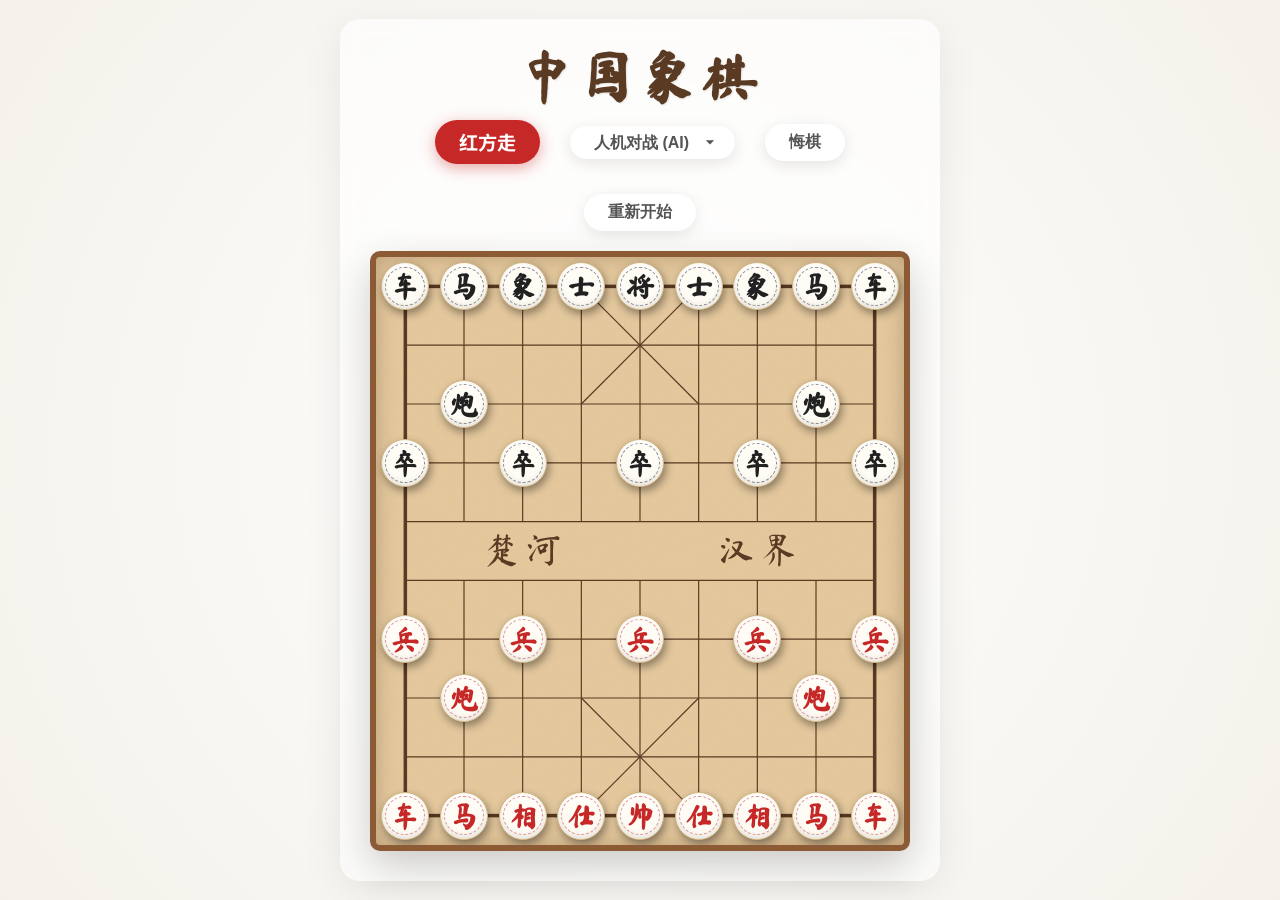
<file: ChineseChessGame/index.html>
<!DOCTYPE html>
<html lang="zh-CN">
<head>
    <meta charset="UTF-8">
    <meta name="viewport" content="width=device-width, initial-scale=1.0, maximum-scale=1.0, user-scalable=no, viewport-fit=cover">
    <title>中国象棋 - Premium</title>
    <meta name="description" content="A premium web-based Chinese Chess game supporting two players.">
    <link rel="stylesheet" href="style.css">
    <link href="https://fonts.googleapis.com/css2?family=Ma+Shan+Zheng&family=Noto+Sans+SC:wght@400;700&display=swap" rel="stylesheet">
</head>
<body>
    <div class="container">
        <header>
            <h1>中国象棋</h1>
            <div class="status-panel">
                <div class="turn-indicator" id="turn-indicator">红方走</div>
                <select id="game-mode" class="btn">
                    <option value="pve" selected>人机对战 (AI)</option>
                    <option value="pvp">双人对战</option>
                </select>
                <button id="undo-btn" class="btn">悔棋</button>
                <button id="restart-btn" class="btn">重新开始</button>
            </div>
        </header>
        
        <main class="game-area">
            <div class="board-container">
                <!-- Board Background Lines (SVG) -->
                <svg class="board-lines" width="100%" height="100%" viewBox="0 0 900 1000" preserveAspectRatio="none">
                    <defs>
                        <g id="cross">
                            <path d="M -5,-15 L -5,-5 L -15,-5" fill="none" stroke="#5a3a22" stroke-width="2"/>
                            <path d="M 5,-15 L 5,-5 L 15,-5" fill="none" stroke="#5a3a22" stroke-width="2"/>
                            <path d="M -5,15 L -5,5 L -15,5" fill="none" stroke="#5a3a22" stroke-width="2"/>
                            <path d="M 5,15 L 5,5 L 15,5" fill="none" stroke="#5a3a22" stroke-width="2"/>
                        </g>
                        <g id="cross-left">
                            <path d="M 5,-15 L 5,-5 L 15,-5" fill="none" stroke="#5a3a22" stroke-width="2"/>
                            <path d="M 5,15 L 5,5 L 15,5" fill="none" stroke="#5a3a22" stroke-width="2"/>
                        </g>
                        <g id="cross-right">
                            <path d="M -5,-15 L -5,-5 L -15,-5" fill="none" stroke="#5a3a22" stroke-width="2"/>
                            <path d="M -5,15 L -5,5 L -15,5" fill="none" stroke="#5a3a22" stroke-width="2"/>
                        </g>
                    </defs>

                    <!-- Outer Box -->
                    <rect x="50" y="50" width="800" height="900" fill="none" stroke="#5a3a22" stroke-width="6"/>
                    
                    <!-- Horizontal Lines -->
                    <line x1="50" y1="150" x2="850" y2="150" stroke="#5a3a22" stroke-width="2"/>
                    <line x1="50" y1="250" x2="850" y2="250" stroke="#5a3a22" stroke-width="2"/>
                    <line x1="50" y1="350" x2="850" y2="350" stroke="#5a3a22" stroke-width="2"/>
                    <line x1="50" y1="450" x2="850" y2="450" stroke="#5a3a22" stroke-width="2"/>
                    <!-- River gaps, so skip 550 inner -->
                    <line x1="50" y1="550" x2="850" y2="550" stroke="#5a3a22" stroke-width="2"/>
                    <line x1="50" y1="650" x2="850" y2="650" stroke="#5a3a22" stroke-width="2"/>
                    <line x1="50" y1="750" x2="850" y2="750" stroke="#5a3a22" stroke-width="2"/>
                    <line x1="50" y1="850" x2="850" y2="850" stroke="#5a3a22" stroke-width="2"/>
                    
                    <!-- Vertical Lines -->
                    <line x1="150" y1="50" x2="150" y2="450" stroke="#5a3a22" stroke-width="2"/>
                    <line x1="150" y1="550" x2="150" y2="950" stroke="#5a3a22" stroke-width="2"/>
                    <line x1="250" y1="50" x2="250" y2="450" stroke="#5a3a22" stroke-width="2"/>
                    <line x1="250" y1="550" x2="250" y2="950" stroke="#5a3a22" stroke-width="2"/>
                    <line x1="350" y1="50" x2="350" y2="450" stroke="#5a3a22" stroke-width="2"/>
                    <line x1="350" y1="550" x2="350" y2="950" stroke="#5a3a22" stroke-width="2"/>
                    <line x1="450" y1="50" x2="450" y2="450" stroke="#5a3a22" stroke-width="2"/>
                    <line x1="450" y1="550" x2="450" y2="950" stroke="#5a3a22" stroke-width="2"/>
                    <line x1="550" y1="50" x2="550" y2="450" stroke="#5a3a22" stroke-width="2"/>
                    <line x1="550" y1="550" x2="550" y2="950" stroke="#5a3a22" stroke-width="2"/>
                    <line x1="650" y1="50" x2="650" y2="450" stroke="#5a3a22" stroke-width="2"/>
                    <line x1="650" y1="550" x2="650" y2="950" stroke="#5a3a22" stroke-width="2"/>
                    <line x1="750" y1="50" x2="750" y2="450" stroke="#5a3a22" stroke-width="2"/>
                    <line x1="750" y1="550" x2="750" y2="950" stroke="#5a3a22" stroke-width="2"/>
                    
                    <!-- Palaces -->
                    <line x1="350" y1="50" x2="550" y2="250" stroke="#5a3a22" stroke-width="2"/>
                    <line x1="550" y1="50" x2="350" y2="250" stroke="#5a3a22" stroke-width="2"/>
                    <line x1="350" y1="950" x2="550" y2="750" stroke="#5a3a22" stroke-width="2"/>
                    <line x1="550" y1="950" x2="350" y2="750" stroke="#5a3a22" stroke-width="2"/>
                    
                    <!-- River Text -->
                    <text x="250" y="520" font-family="'Ma Shan Zheng', cursive" font-size="60" fill="#5a3a22" text-anchor="middle">楚 河</text>
                    <text x="650" y="520" font-family="'Ma Shan Zheng', cursive" font-size="60" fill="#5a3a22" text-anchor="middle">汉 界</text>

                    <!-- Markers -->
                    <use href="#cross" x="150" y="250"/>
                    <use href="#cross" x="750" y="250"/>
                    <use href="#cross" x="150" y="750"/>
                    <use href="#cross" x="750" y="750"/>

                    <use href="#cross-left" x="50" y="350"/>
                    <use href="#cross" x="250" y="350"/>
                    <use href="#cross" x="450" y="350"/>
                    <use href="#cross" x="650" y="350"/>
                    <use href="#cross-right" x="850" y="350"/>

                    <use href="#cross-left" x="50" y="650"/>
                    <use href="#cross" x="250" y="650"/>
                    <use href="#cross" x="450" y="650"/>
                    <use href="#cross" x="650" y="650"/>
                    <use href="#cross-right" x="850" y="650"/>
                </svg>
                
                <!-- The interactive grid -->
                <div class="grid" id="game-grid"></div>
            </div>
        </main>
        
    </div>
    
    <!-- Modal for game over -->
    <div class="modal-overlay" id="game-over-modal">
        <div class="modal-content">
            <h2 id="winner-text">红方胜利！</h2>
            <button id="modal-restart-btn" class="btn primary-btn">再来一局</button>
        </div>
    </div>

    <script src="script.js"></script>
</body>
</html>
</file>
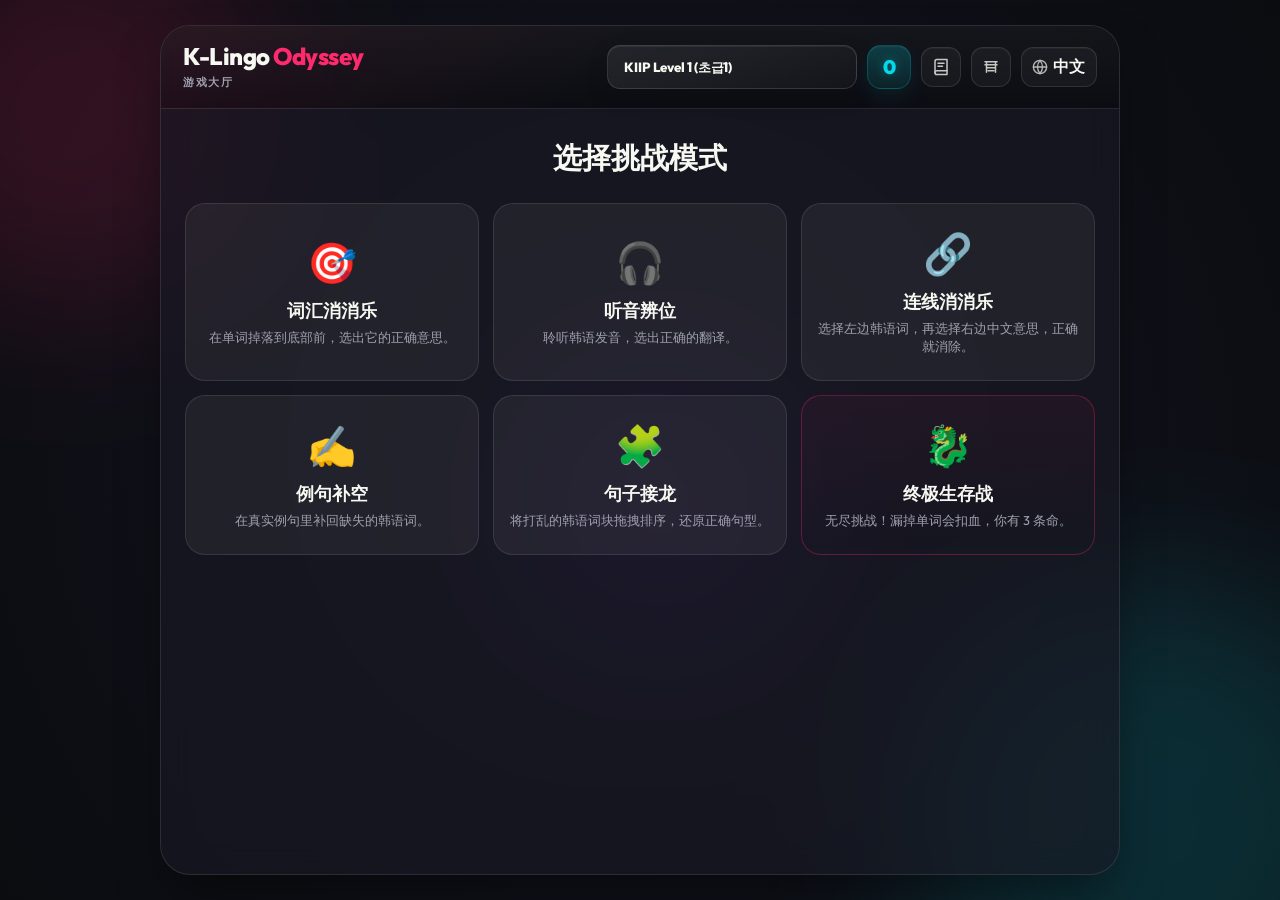
<file: LearnKoreanGame/index.html>
<!DOCTYPE html>
<html lang="en">
<head>
    <meta charset="UTF-8">
    <meta name="viewport" content="width=device-width, initial-scale=1.0">
    <title>K-Lingo Odyssey</title>
    <link rel="preconnect" href="https://fonts.googleapis.com">
    <link rel="preconnect" href="https://fonts.gstatic.com" crossorigin>
    <link href="https://fonts.googleapis.com/css2?family=Outfit:wght@300;400;600;800&family=Noto+Sans+KR:wght@400;700;900&display=swap" rel="stylesheet">
    <link rel="stylesheet" href="style.css">
</head>
<body>
    <div class="app-container">
        <!-- Background Effects -->
        <div class="bg-shape shape-1"></div>
        <div class="bg-shape shape-2"></div>
        <div class="bg-shape shape-3"></div>

        <div class="game-wrapper glass-panel">
            
            <header class="game-header">
                <div class="header-left" id="btn-home" style="cursor: pointer;">
                    <h1 class="logo">K-Lingo <span class="accent">Odyssey</span></h1>
                    <div class="mode-badge" id="current-mode-badge">Main Menu</div>
                </div>
                <div class="header-right">
                    <select id="level-selector" class="level-dropdown">
                        <option value="L1" selected>KIIP Level 1 (초급1)</option>
                        <option value="L2">KIIP Level 2 (초급2)</option>
                        <option value="L3">KIIP Level 3 (중급1)</option>
                        <option value="L4">KIIP Level 4 (중급2)</option>
                    </select>
                    <div class="score-container">
                        <span class="score-label" id="ui-global-score">Total EXP</span>
                        <span class="score-value" id="global-score">0</span>
                    </div>
                    <button id="wiki-btn" class="btn-icon" title="Grammar Wiki" aria-label="Open Grammar Wiki" onclick="window.open('grammar_wiki.html', '_blank')">
                        <svg viewBox="0 0 24 24" aria-hidden="true" class="control-icon">
                            <path d="M4 19.5A2.5 2.5 0 0 1 6.5 17H20"></path>
                            <path d="M4 4.5A2.5 2.5 0 0 1 6.5 2H20v20H6.5A2.5 2.5 0 0 1 4 19.5z"></path>
                            <path d="M8 7h8"></path>
                            <path d="M8 11h6"></path>
                        </svg>
                    </button>
                    <button id="lesson-guide-btn" class="btn-icon" title="Lesson Guide" aria-label="Open Lesson Guide" onclick="window.open('lesson_guide.html', '_blank')">
                        <svg viewBox="0 0 24 24" aria-hidden="true" class="control-icon">
                            <path d="M4 5h16"></path>
                            <path d="M4 9h16"></path>
                            <path d="M7 13h10"></path>
                            <path d="M8 17h8"></path>
                            <path d="M6 5v14"></path>
                            <path d="M18 5v14"></path>
                        </svg>
                    </button>
                    <button id="lang-toggle" class="btn-icon language-control" title="Toggle Language" aria-label="Toggle Language">
                        <svg viewBox="0 0 24 24" aria-hidden="true">
                            <circle cx="12" cy="12" r="10"></circle>
                            <path d="M2 12h20"></path>
                            <path d="M12 2a15.3 15.3 0 0 1 0 20"></path>
                            <path d="M12 2a15.3 15.3 0 0 0 0 20"></path>
                        </svg>
                        <span id="current-lang-text">EN</span>
                    </button>
                </div>
            </header>

            <main class="content-area">
                
                <!-- MAIN MENU -->
                <div id="screen-menu" class="screen active">
                    <h2 class="menu-title" id="ui-menu-title">Select a Challenge</h2>
                    <div class="menu-grid">
                        <div class="menu-card" data-mode="wordPop">
                            <div class="card-icon">🎯</div>
                            <h3 id="ui-mode-word">Word Pop</h3>
                            <p id="ui-desc-word">Speed vocab matching</p>
                        </div>
                        <div class="menu-card" data-mode="sonicCatch">
                            <div class="card-icon">🎧</div>
                            <h3 id="ui-mode-sonic">Sonic Catch</h3>
                            <p id="ui-desc-sonic">Listen and identify</p>
                        </div>
                        <div class="menu-card" data-mode="wordLink">
                            <div class="card-icon">🔗</div>
                            <h3 id="ui-mode-link">Word Link</h3>
                            <p id="ui-desc-link">Connect Korean to meaning</p>
                        </div>
                        <div class="menu-card" data-mode="sentenceGap">
                            <div class="card-icon">✍️</div>
                            <h3 id="ui-mode-gap">Sentence Gap</h3>
                            <p id="ui-desc-gap">Fill the missing Korean word</p>
                        </div>
                        <div class="menu-card" data-mode="sentenceBuilder">
                            <div class="card-icon">🧩</div>
                            <h3 id="ui-mode-sentence">Sentence Builder</h3>
                            <p id="ui-desc-sentence">Fix Korean grammar</p>
                        </div>
                        <div class="menu-card boss-card" data-mode="survival">
                            <div class="card-icon">🐉</div>
                            <h3 id="ui-mode-survival">Boss Survival</h3>
                            <p id="ui-desc-survival">Endless challenge!</p>
                        </div>
                    </div>
                </div>

                <!-- GAMEPLAY SCREEN (Shared for Word Pop & Sonic Catch) -->
                <div id="screen-gameplay" class="screen">
                    <div class="game-info-bar">
                        <div class="hp-bar hidden" id="boss-hp-container">
                            <div class="hp-fill" id="boss-hp-fill"></div>
                            <span class="hp-text">Boss HP</span>
                        </div>
                        <div class="life-container hidden" id="player-life">❤️❤️❤️</div>
                    </div>

                    <!-- Area for falling words or sound buttons -->
                    <div class="play-area" id="play-area">
                        <!-- Word Pop: Bubbles fall here -->
                        <!-- Sonic Catch: Speaker icon sits here -->
                    </div>

                    <!-- Options for WordPop, SonicCatch, Survival -->
                    <div class="controls-area" id="game-controls">
                        <div class="options-grid" id="options-grid"></div>
                    </div>
                </div>

                <!-- SENTENCE BUILDER SCREEN -->
                <div id="screen-sentence" class="screen">
                    <div class="sentence-target">
                        <p class="translation-hint" id="sentence-hint">Translation</p>
                    </div>
                    
                    <div class="builder-slots" id="builder-slots">
                        <!-- Slots where words should go -->
                    </div>

                    <div class="available-words" id="available-words">
                        <!-- Words to click/drag -->
                    </div>
                </div>

                <!-- OVERLAYS (Start / Game Over) -->
                <div class="overlay hidden" id="overlay-start">
                    <div class="overlay-content">
                        <div class="hero-icon" id="start-icon">🎮</div>
                        <h2 id="start-title">Ready?</h2>
                        <p id="start-desc">Description</p>
                        <button id="btn-start" class="btn-primary glow-effect">
                            <span id="ui-btn-start">Start Game</span>
                        </button>
                    </div>
                </div>

                <div class="overlay hidden" id="overlay-gameover">
                    <div class="overlay-content">
                        <div class="hero-icon" id="go-icon">💥</div>
                        <h2 id="go-title">Game Over!</h2>
                        <p class="final-score-text"><span id="ui-score-text">Score</span>: <span id="final-score" class="accent">0</span></p>
                        <button id="btn-restart" class="btn-primary glow-effect">
                            <span id="ui-btn-restart">Play Again</span>
                        </button>
                        <button id="btn-back-menu" class="btn-secondary" style="margin-top: 15px;">
                            <span id="ui-btn-menu">Back to Menu</span>
                        </button>
                    </div>
                </div>

            </main>
        </div>
    </div>
    
    <script src="data.js"></script>
    <script src="cloze_game.js"></script>
    <script src="script.js"></script>
</body>
</html>
</file>
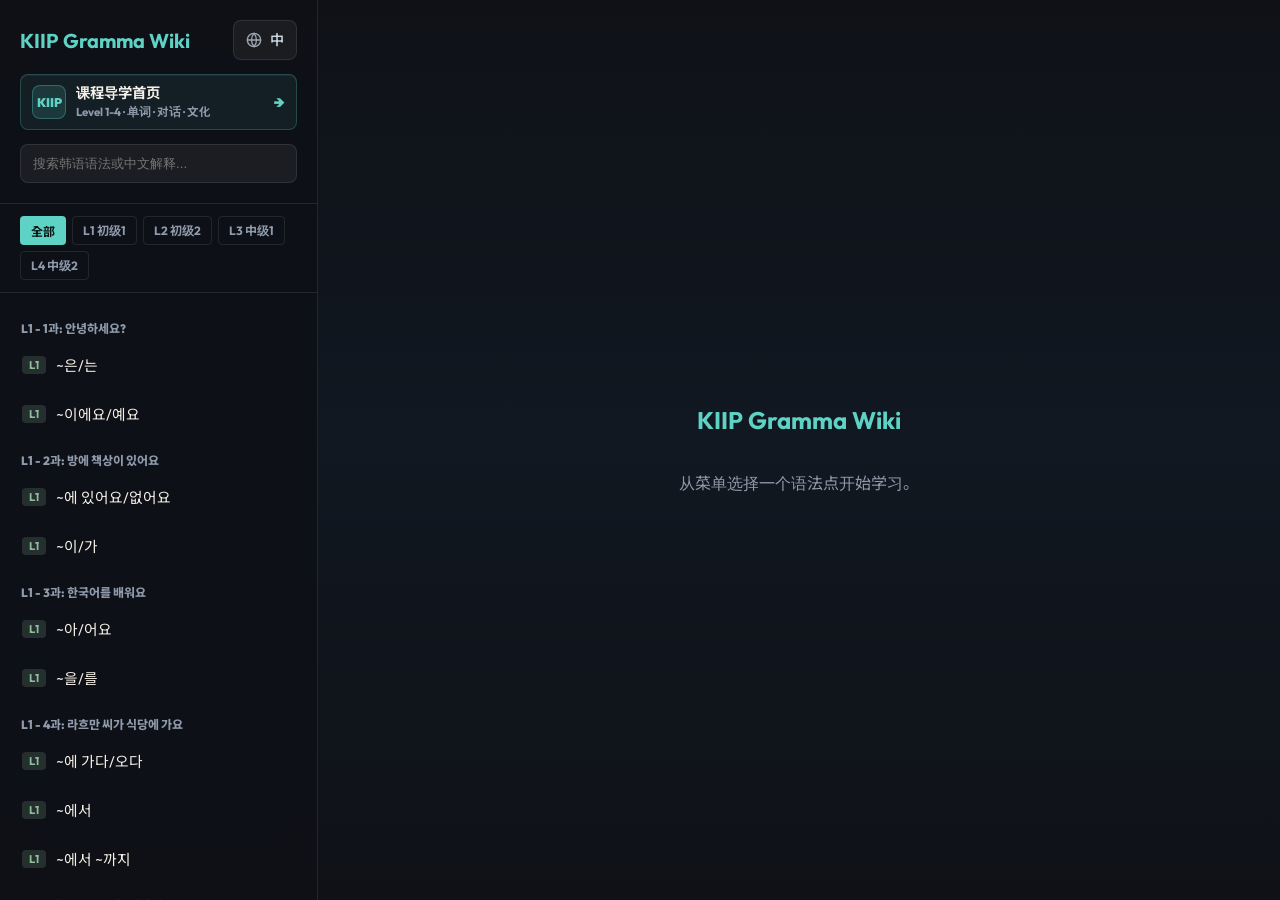
<file: LearnKoreanGame/grammar_wiki.html>
<!DOCTYPE html>
<html lang="zh-CN">
<head>
    <meta charset="UTF-8">
    <meta name="viewport" content="width=device-width, initial-scale=1.0, viewport-fit=cover">
    <title>KIIP Gramma Wiki</title>
    <link href="https://fonts.googleapis.com/css2?family=Outfit:wght@300;400;600;800&family=Noto+Sans+KR:wght@400;700;900&display=swap" rel="stylesheet">
    <link href="shared/styles/tokens.css" rel="stylesheet">
    <link href="shared/styles/components.css" rel="stylesheet">
    <link href="grammar/wiki.css" rel="stylesheet">
</head>
<body>
    <div class="sidebar-overlay" id="sidebar-overlay"></div>
    <div class="sidebar" id="sidebar">
        <div class="sidebar-header">
            <div class="sidebar-header-top">
                <div class="sidebar-heading">
                    <button class="lesson-return-button kiip-icon-button" type="button" data-lesson-return hidden aria-label="返回本课课程导学"></button>
                    <h1 class="sidebar-title">KIIP Gramma Wiki</h1>
                </div>
                <div class="language-switcher desktop-language-switcher" data-language-switcher data-language-variant="desktop"></div>
            </div>
            <a class="guide-link" href="lesson_guide.html" data-guide-link aria-label="打开课程导学首页">
                <span class="guide-badge">KIIP</span>
                <span class="guide-copy">
                    <strong data-guide-title>课程导学首页</strong>
                    <small data-guide-subtitle>Level 1-4 · 单词 · 对话 · 文化</small>
                </span>
                <span class="guide-arrow">→</span>
            </a>
            <input type="text" id="search" class="search-box" placeholder="Search grammar...">
        </div>
        <div class="level-filters" id="level-filters">
            <button class="level-filter-btn active" data-level="all">全部</button>
            <button class="level-filter-btn" data-level="L1">L1 初级1</button>
            <button class="level-filter-btn" data-level="L2">L2 初级2</button>
            <button class="level-filter-btn" data-level="L3">L3 中级1</button>
            <button class="level-filter-btn" data-level="L4">L4 中级2</button>
        </div>
        <ul class="nav-list" id="nav-list">
            <!-- Populated via JS -->
        </ul>
    </div>
    
    <div class="content-wrapper">
        <div class="mobile-header" id="mobile-header">
            <button class="menu-toggle kiip-icon-button" id="menu-toggle" type="button" aria-controls="sidebar" aria-expanded="false" aria-label="打开语法菜单">☰</button>
            <button class="lesson-return-button kiip-icon-button" type="button" data-lesson-return hidden aria-label="返回本课课程导学"></button>
            <div class="mobile-header-title">
                <span class="mobile-title-brand">KIIP Gramma Wiki</span>
                <span class="mobile-title-detail">
                    <span class="badge-level" id="mobile-detail-level"></span>
                    <span class="mobile-detail-text" id="mobile-detail-text"></span>
                </span>
            </div>
            <a class="mobile-guide-link kiip-icon-button" href="lesson_guide.html" data-guide-link title="课程导学首页" aria-label="打开课程导学首页"></a>
            <div class="language-switcher mobile-language-switcher" data-language-switcher></div>
        </div>
        <div class="main-content" id="main-content">
            <div class="empty-state">
                <h2 data-empty-title>KIIP Gramma Wiki</h2>
                <p data-empty-body>从菜单选择一个语法点开始学习。</p>
            </div>
        </div>
        <!-- Floating prev/next navigation -->
        <div class="nav-float-btns" id="nav-float-btns">
            <button class="nav-float-btn" id="btn-prev" type="button">
                <span class="btn-icon">←</span>
                <span class="btn-label" id="prev-label">Prev</span>
            </button>
            <button class="nav-float-btn" id="btn-next" type="button">
                <span class="btn-label" id="next-label">Next</span>
                <span class="btn-icon">→</span>
            </button>
        </div>
    </div>

    <script src="grammar/bootstrap.js"></script>
</body>
</html>
</file>
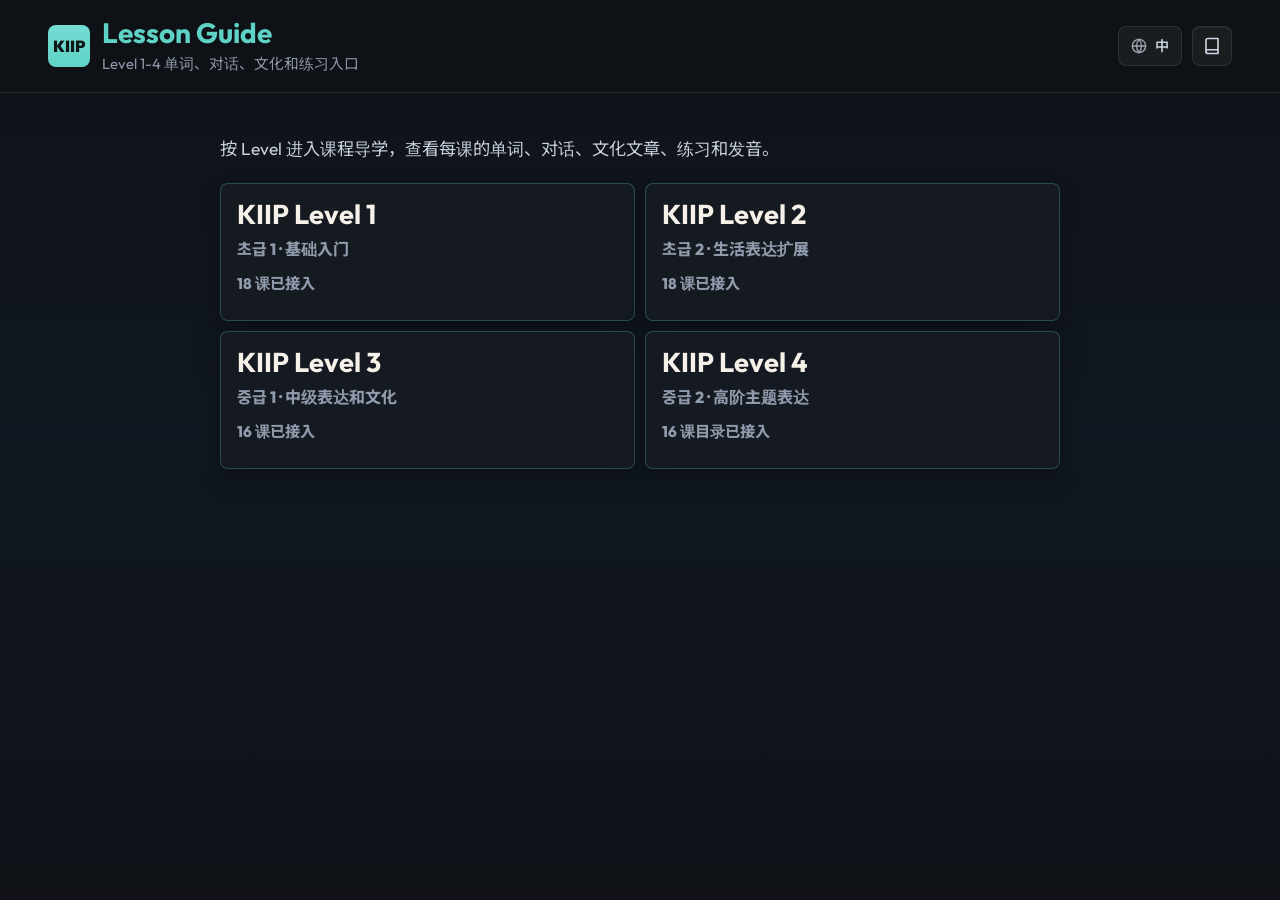
<file: LearnKoreanGame/lesson_guide.html>
<!DOCTYPE html>
<html lang="zh-CN">
<head>
    <meta charset="UTF-8">
    <meta name="viewport" content="width=device-width, initial-scale=1.0, viewport-fit=cover">
    <title>KIIP Lesson Guide</title>
    <link href="https://fonts.googleapis.com/css2?family=Outfit:wght@300;400;600;800;900&family=Noto+Sans+KR:wght@400;500;700;900&display=swap" rel="stylesheet">
    <link href="shared/styles/tokens.css" rel="stylesheet">
    <link href="shared/styles/components.css" rel="stylesheet">
    <link href="lesson/home.css" rel="stylesheet">
</head>
<body>
    <div class="page">
        <header class="topbar">
            <a class="brand" href="lesson_guide.html" data-i18n-aria="brandAria">
                <span class="brand-mark">KIIP</span>
                <span class="brand-text">
                    <h1 class="brand-title">Lesson Guide</h1>
                    <p class="brand-subtitle" data-i18n="brandSubtitle">Level 1-4 单词、对话、文化和练习入口</p>
                </span>
            </a>
            <div class="top-actions">
                <button class="locale-toggle kiip-language-toggle" id="locale-toggle" type="button">
                    <span class="locale-toggle-text kiip-language-toggle__label" id="locale-toggle-text">中</span>
                </button>
                <a class="icon-link kiip-icon-button" href="grammar_wiki.html" data-i18n-title="grammarWiki" data-i18n-aria="grammarWiki"></a>
            </div>
        </header>

        <main class="main">
            <section class="summary-row">
                <div>
                    <p class="summary-copy" data-i18n="summaryCopy">按 Level 进入课程导学，查看每课的单词、对话、文化文章、练习和发音。</p>
                </div>
            </section>

            <section class="level-grid" data-i18n-aria="levelGridAria">
                <a class="level-card is-ready" href="lesson_guide_l1.html" data-i18n-aria="enterLevel1">
                    <h3 class="level-title">KIIP Level 1</h3>
                    <p class="level-subtitle" data-i18n="level1Subtitle">초급 1 · 基础入门</p>
                    <p class="level-note" data-i18n="level1Note">18 课已接入</p>
                </a>

                <a class="level-card is-ready" href="lesson_guide_l2.html" data-i18n-aria="enterLevel2">
                    <h3 class="level-title">KIIP Level 2</h3>
                    <p class="level-subtitle" data-i18n="level2Subtitle">초급 2 · 生活表达扩展</p>
                    <p class="level-note" data-i18n="level2Note">18 课已接入</p>
                </a>

                <a class="level-card is-ready" href="lesson_guide_l3.html" data-i18n-aria="enterLevel3">
                    <h3 class="level-title">KIIP Level 3</h3>
                    <p class="level-subtitle" data-i18n="level3Subtitle">중급 1 · 中级表达和文化</p>
                    <p class="level-note" data-i18n="level3Note">16 课已接入</p>
                </a>

                <a class="level-card is-ready" href="lesson_guide_l4.html" data-i18n-aria="enterLevel4">
                    <h3 class="level-title">KIIP Level 4</h3>
                    <p class="level-subtitle" data-i18n="level4Subtitle">중급 2 · 高阶主题表达</p>
                    <p class="level-note" data-i18n="level4Note">16 课目录已接入</p>
                </a>
            </section>
        </main>
    </div>
    <script src="shared/icons.js"></script>
    <script src="shared/locale.js"></script>
    <script src="lesson/home.js"></script>
</body>
</html>
</file>
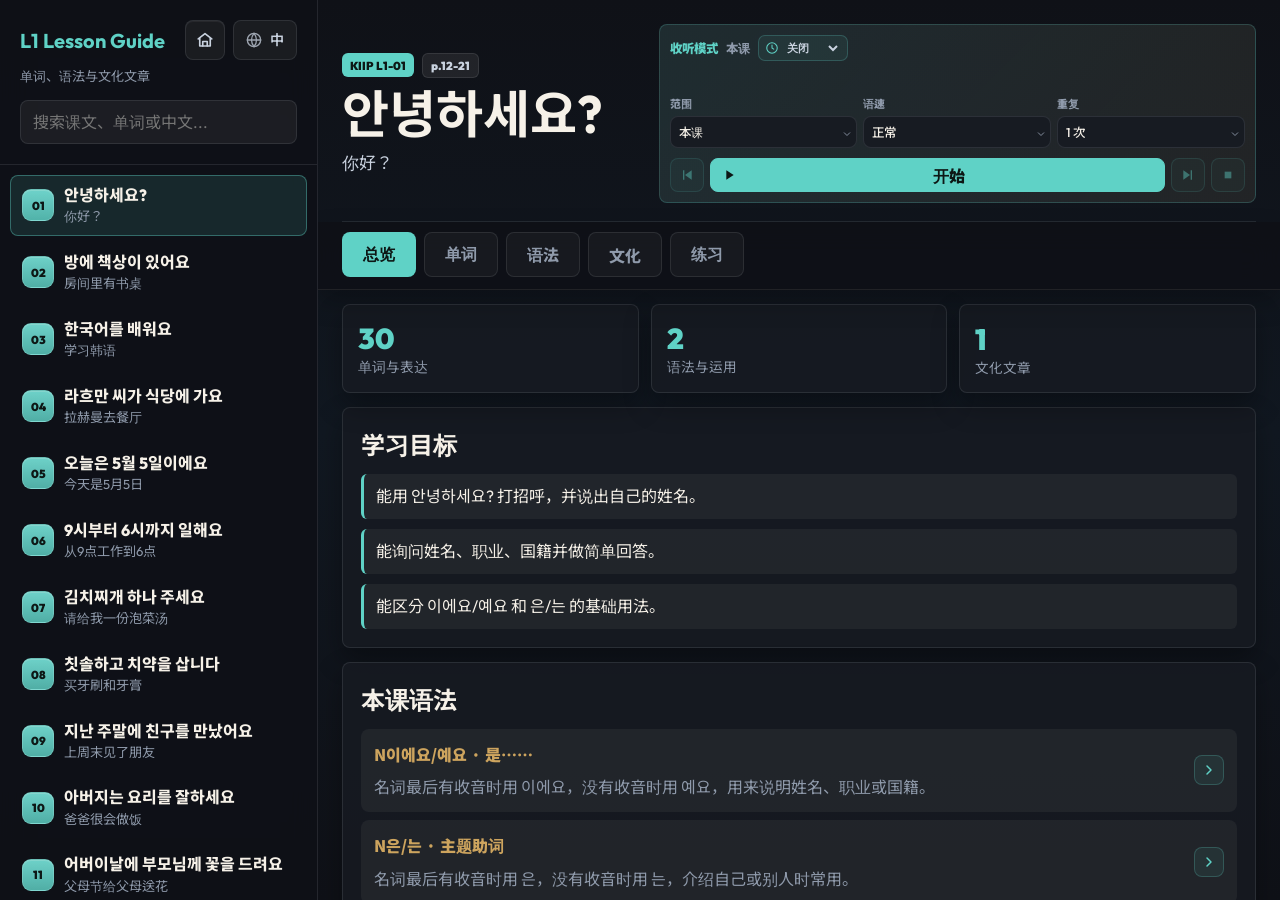
<file: LearnKoreanGame/lesson_guide_l1.html>
<!DOCTYPE html>
<html lang="zh-CN">
<head>
    <meta charset="UTF-8">
    <meta name="viewport" content="width=device-width, initial-scale=1.0, viewport-fit=cover">
    <title>KIIP L1 Lesson Guide</title>
    <link href="https://fonts.googleapis.com/css2?family=Outfit:wght@300;400;600;800&family=Noto+Sans+KR:wght@400;500;700;900&display=swap" rel="stylesheet">
</head>
<body data-level="L1">
    <div id="lesson-guide-root"></div>
    <script src="shared/lesson-page.js"></script>
    <script>window.KIIPLessonPage.mount().catch(console.error);</script>
</body>
</html>
</file>
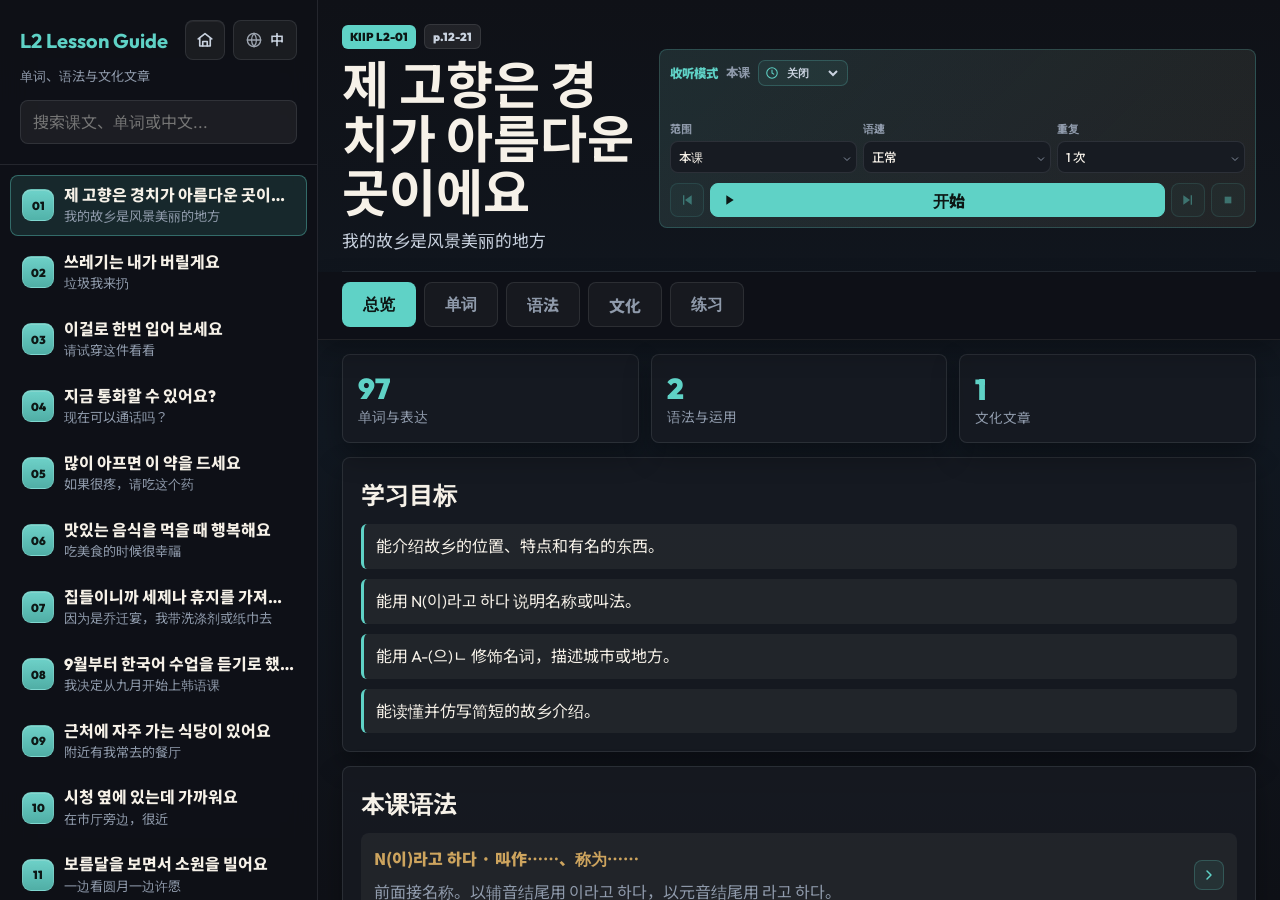
<file: LearnKoreanGame/lesson_guide_l2.html>
<!DOCTYPE html>
<html lang="zh-CN">
<head>
    <meta charset="UTF-8">
    <meta name="viewport" content="width=device-width, initial-scale=1.0, viewport-fit=cover">
    <title>KIIP L2 Lesson Guide</title>
    <link href="https://fonts.googleapis.com/css2?family=Outfit:wght@300;400;600;800&family=Noto+Sans+KR:wght@400;500;700;900&display=swap" rel="stylesheet">
</head>
<body data-level="L2">
    <div id="lesson-guide-root"></div>
    <script src="shared/lesson-page.js"></script>
    <script>window.KIIPLessonPage.mount().catch(console.error);</script>
</body>
</html>
</file>
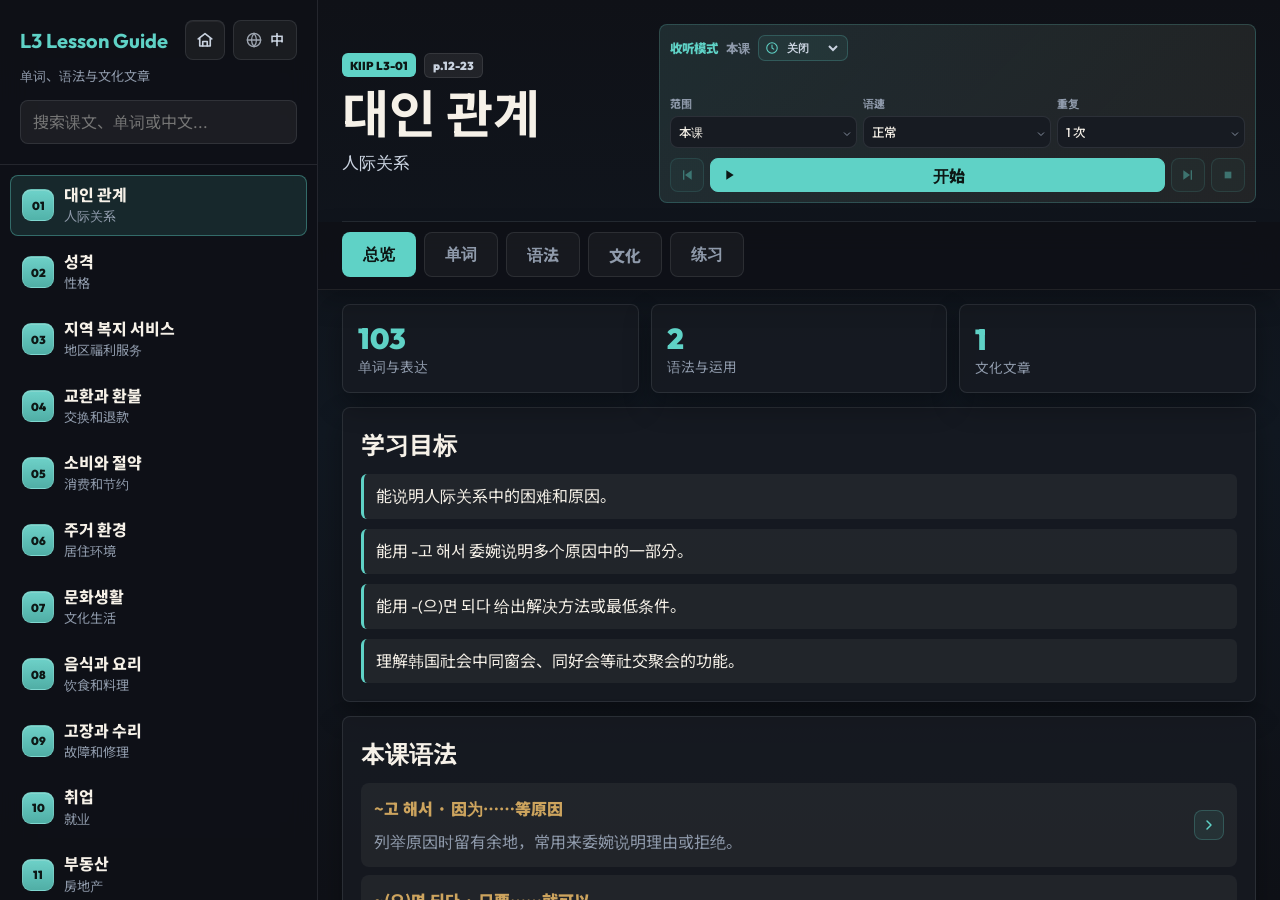
<file: LearnKoreanGame/lesson_guide_l3.html>
<!DOCTYPE html>
<html lang="zh-CN">
<head>
    <meta charset="UTF-8">
    <meta name="viewport" content="width=device-width, initial-scale=1.0, viewport-fit=cover">
    <title>KIIP L3 Lesson Guide</title>
    <link href="https://fonts.googleapis.com/css2?family=Outfit:wght@300;400;600;800&family=Noto+Sans+KR:wght@400;500;700;900&display=swap" rel="stylesheet">
</head>
<body data-level="L3">
    <div id="lesson-guide-root"></div>
    <script src="shared/lesson-page.js"></script>
    <script>window.KIIPLessonPage.mount().catch(console.error);</script>
</body>
</html>
</file>
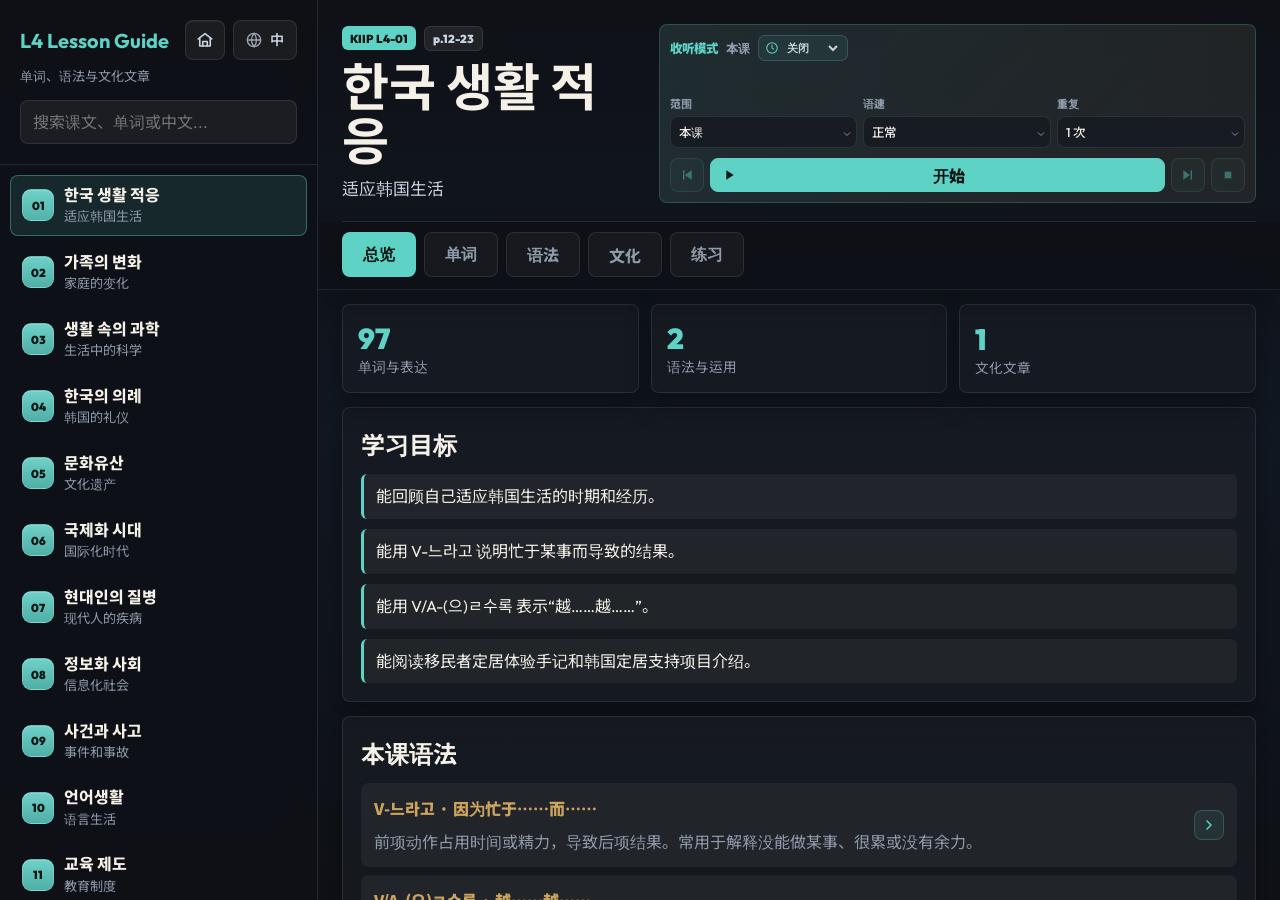
<file: LearnKoreanGame/lesson_guide_l4.html>
<!DOCTYPE html>
<html lang="zh-CN">
<head>
    <meta charset="UTF-8">
    <meta name="viewport" content="width=device-width, initial-scale=1.0, viewport-fit=cover">
    <title>KIIP L4 Lesson Guide</title>
    <link href="https://fonts.googleapis.com/css2?family=Outfit:wght@300;400;600;800&family=Noto+Sans+KR:wght@400;500;700;900&display=swap" rel="stylesheet">
</head>
<body data-level="L4">
    <div id="lesson-guide-root"></div>
    <script src="shared/lesson-page.js"></script>
    <script>window.KIIPLessonPage.mount().catch(console.error);</script>
</body>
</html>
</file>
<file: ChineseChessGame/style.css>
:root {
    --bg-color: #f4f1ea;
    --board-bg: #e6c89a;
    --line-color: #5a3a22;
    --red-piece: #c62828;
    --black-piece: #212121;
    --piece-bg: #fffcf5;
    --piece-border: #d4b581;
    --piece-shadow: rgba(0, 0, 0, 0.4);
    --highlight: rgba(139, 195, 74, 0.6);
    --selected: rgba(255, 193, 7, 0.8);
}

* {
    box-sizing: border-box;
    margin: 0;
    padding: 0;
}

body {
    font-family: 'Noto Sans SC', sans-serif;
    background-color: var(--bg-color);
    background-image: radial-gradient(circle at center, #ffffff 0%, #f4f1ea 100%);
    color: #333;
    display: flex;
    justify-content: center;
    align-items: center;
    min-height: 100vh;
}

.container {
    display: flex;
    flex-direction: column;
    align-items: center;
    gap: 20px;
    padding: clamp(15px, 4vw, 30px);
    border-radius: 20px;
    background: rgba(255, 255, 255, 0.6);
    backdrop-filter: blur(10px);
    box-shadow: 0 10px 40px rgba(0,0,0,0.08);
    width: 96vw;
    max-width: 600px;
}

header {
    display: flex;
    flex-direction: column;
    align-items: center;
    gap: 15px;
}

h1 {
    font-family: 'Ma Shan Zheng', cursive;
    font-size: clamp(2.5rem, 8vw, 3.5rem);
    color: var(--line-color);
    text-shadow: 1px 1px 2px rgba(0,0,0,0.1);
    letter-spacing: clamp(2px, 1vw, 5px);
}

.status-panel {
    display: flex;
    align-items: center;
    gap: clamp(10px, 3vw, 30px);
    flex-wrap: wrap;
    justify-content: center;
}

.turn-indicator {
    font-size: clamp(1rem, 4vw, 1.2rem);
    font-weight: bold;
    padding: 8px clamp(16px, 4vw, 24px);
    border-radius: 30px;
    background: var(--red-piece);
    color: white;
    box-shadow: 0 4px 15px rgba(198, 40, 40, 0.4);
    transition: all 0.3s ease;
}

.turn-indicator.black-turn {
    background: var(--black-piece);
    box-shadow: 0 4px 15px rgba(33, 33, 33, 0.4);
}

.btn {
    padding: 8px clamp(12px, 3vw, 24px);
    border: none;
    border-radius: 30px;
    font-size: clamp(0.9rem, 3.5vw, 1rem);
    font-weight: bold;
    cursor: pointer;
    background: white;
    color: #555;
    box-shadow: 0 4px 15px rgba(0,0,0,0.1);
    transition: transform 0.2s, box-shadow 0.2s;
}

.btn:hover {
    transform: translateY(-2px);
    box-shadow: 0 6px 20px rgba(0,0,0,0.15);
}

.primary-btn {
    background: var(--line-color);
    color: white;
}

select.btn {
    appearance: none;
    -webkit-appearance: none;
    -moz-appearance: none;
    padding-right: clamp(35px, 6vw, 45px); /* Extra space for arrow */
    background-image: url('data:image/svg+xml;utf8,<svg fill="%23555" height="24" viewBox="0 0 24 24" width="24" xmlns="http://www.w3.org/2000/svg"><path d="M7 10l5 5 5-5z"/><path d="M0 0h24v24H0z" fill="none"/></svg>');
    background-repeat: no-repeat;
    background-position: right clamp(10px, 2vw, 15px) center;
    background-size: clamp(16px, 4vw, 20px);
}

.game-area {
    width: 100%;
    display: flex;
    justify-content: center;
}

.board-container {
    position: relative;
    width: 100%;
    max-width: 540px;
    aspect-ratio: 9 / 10;
    background-color: var(--board-bg);
    background-image: url('data:image/svg+xml;utf8,<svg width="100" height="100" xmlns="http://www.w3.org/2000/svg"><filter id="noise"><feTurbulence type="fractalNoise" baseFrequency="0.8" numOctaves="4" stitchTiles="stitch"/></filter><rect width="100" height="100" filter="url(%23noise)" opacity="0.12"/></svg>');
    border-radius: 10px;
    box-shadow: 0 15px 40px rgba(0,0,0,0.2), inset 0 0 20px rgba(90, 58, 34, 0.3);
    border: 6px solid #8c5a35;
    overflow: hidden;
}

.board-lines {
    position: absolute;
    top: 0;
    left: 0;
    z-index: 1;
}

.grid {
    position: absolute;
    top: 0;
    left: 0;
    width: 100%;
    height: 100%;
    z-index: 2;
    display: grid;
    grid-template-columns: repeat(9, 1fr);
    grid-template-rows: repeat(10, 1fr);
}

.cell {
    position: relative;
    display: flex;
    justify-content: center;
    align-items: center;
    cursor: pointer;
    touch-action: manipulation;
    -webkit-tap-highlight-color: transparent;
}

.cell::after {
    content: '';
    position: absolute;
    width: 25px;
    height: 25px;
    border-radius: 50%;
    background: var(--highlight);
    opacity: 0;
    transform: scale(0.5);
    transition: all 0.2s;
    pointer-events: none;
}

.cell.valid-move::after {
    opacity: 1;
    transform: scale(1);
}

.cell.selected-cell::before {
    content: '';
    position: absolute;
    width: clamp(34px, 8.5vw, 50px);
    height: clamp(34px, 8.5vw, 50px);
    border: 3px solid var(--selected);
    border-radius: 50%;
    z-index: 0;
    animation: pulse 1.5s infinite;
}

@keyframes pulse {
    0% { transform: scale(1); opacity: 1; }
    50% { transform: scale(1.1); opacity: 0.6; }
    100% { transform: scale(1); opacity: 1; }
}

.piece {
    width: clamp(32px, 8vw, 48px);
    height: clamp(32px, 8vw, 48px);
    border-radius: 50%;
    background: var(--piece-bg);
    display: flex;
    justify-content: center;
    align-items: center;
    font-family: 'Ma Shan Zheng', cursive;
    font-size: clamp(20px, 5vw, 28px);
    font-weight: bold;
    box-shadow: 2px 4px 8px var(--piece-shadow), inset 0 -3px 6px rgba(0,0,0,0.1), inset 0 3px 6px rgba(255,255,255,0.9);
    border: 1px solid var(--piece-border);
    z-index: 3;
    transition: transform 0.2s, box-shadow 0.2s;
    user-select: none;
    position: relative;
}

.piece::before {
    content: '';
    position: absolute;
    width: 82%;
    height: 82%;
    border-radius: 50%;
    border: 1px dashed rgba(0,0,0,0.25);
}

.piece:hover {
    transform: translateY(-2px) scale(1.05);
    box-shadow: 2px 6px 12px rgba(0,0,0,0.5), inset 0 -3px 6px rgba(0,0,0,0.1), inset 0 3px 6px rgba(255,255,255,0.9);
}

.piece.red {
    color: var(--red-piece);
}

.piece.red::before {
    border-color: rgba(198, 40, 40, 0.5);
}

.piece.black {
    color: var(--black-piece);
}

.piece.black::before {
    border-color: rgba(33, 33, 33, 0.5);
}

.modal-overlay {
    position: fixed;
    top: 0;
    left: 0;
    width: 100vw;
    height: 100vh;
    background: rgba(0,0,0,0.6);
    backdrop-filter: blur(8px);
    display: flex;
    justify-content: center;
    align-items: center;
    z-index: 100;
    opacity: 0;
    pointer-events: none;
    transition: opacity 0.3s ease;
}

.modal-overlay.active {
    opacity: 1;
    pointer-events: all;
}

.modal-content {
    background: white;
    padding: 50px;
    border-radius: 20px;
    text-align: center;
    box-shadow: 0 20px 60px rgba(0,0,0,0.3);
    transform: translateY(20px) scale(0.95);
    transition: transform 0.3s cubic-bezier(0.175, 0.885, 0.32, 1.275);
}

.modal-overlay.active .modal-content {
    transform: translateY(0) scale(1);
}

.modal-content h2 {
    font-size: 2.5rem;
    margin-bottom: 25px;
    color: #333;
    font-family: 'Ma Shan Zheng', cursive;
}
</file>
<file: LearnKoreanGame/style.css>
:root {
    --bg-color: #0b0c10;
    --panel-bg: rgba(26, 26, 36, 0.65);
    --panel-border: rgba(255, 255, 255, 0.1);
    --text-main: #f8f8f2;
    --text-muted: #a0a0b0;
    --accent-primary: #ff2a6d;
    --accent-secondary: #05d9e8;
    --accent-glow: rgba(255, 42, 109, 0.4);
    
    --success: #00ff9f;
    --danger: #ff2a6d;
    --warning: #ffb800;

    --font-en: 'Outfit', sans-serif;
    --font-ko: 'Noto Sans KR', sans-serif;
}

* { box-sizing: border-box; margin: 0; padding: 0; }

html {
    width: 100%;
    height: 100%;
}

body {
    font-family: var(--font-en);
    background-color: var(--bg-color);
    color: var(--text-main);
    width: 100%;
    height: 100vh;
    height: 100dvh;
    min-height: 100vh;
    min-height: 100dvh;
    overflow: hidden;
    display: flex; justify-content: center; align-items: center;
}

.app-container {
    width: 100vw;
    height: 100vh;
    height: 100dvh;
    position: relative;
    display: flex; justify-content: center; align-items: center;
    background: radial-gradient(circle at 50% 50%, #151623 0%, #0b0c10 100%);
    overflow: clip;
}

.bg-shape {
    position: absolute; border-radius: 50%; filter: blur(80px);
    z-index: 0; animation: float 20s infinite ease-in-out alternate;
    pointer-events: none;
}

@supports not (overflow: clip) {
    .app-container {
        overflow: hidden;
    }
}
.shape-1 { width: 400px; height: 400px; background: var(--accent-primary); opacity: 0.15; top: -10%; left: -10%; }
.shape-2 { width: 500px; height: 500px; background: var(--accent-secondary); opacity: 0.15; bottom: -20%; right: -10%; animation-delay: -5s; }
.shape-3 { width: 300px; height: 300px; background: #7b2cbf; opacity: 0.15; top: 40%; left: 40%; animation-delay: -10s; }

@keyframes float {
    0% { transform: translate(0, 0) scale(1); }
    50% { transform: translate(50px, 30px) scale(1.1); }
    100% { transform: translate(-30px, 60px) scale(0.9); }
}

.game-wrapper {
    position: relative; z-index: 10;
    width: min(100vw, 960px);
    height: min(100vh, 850px);
    height: min(100dvh, 850px);
    max-width: 960px; max-height: 850px;
    background: var(--panel-bg); backdrop-filter: blur(16px); -webkit-backdrop-filter: blur(16px);
    border: 1px solid var(--panel-border); border-radius: 30px;
    display: flex; flex-direction: column;
    box-shadow: 0 25px 50px -12px rgba(0, 0, 0, 0.5); overflow: hidden;
}

@media (max-height: 850px) {
    .game-wrapper {
        height: 100vh;
        height: 100dvh;
        max-height: none;
        border-radius: 0;
        border: none;
    }
}

/* Header */
.game-header {
    display: flex; justify-content: space-between; align-items: center;
    padding: 18px 22px;
    border-bottom: 1px solid rgba(255, 255, 255, 0.08);
    background:
        linear-gradient(135deg, rgba(255, 42, 109, 0.08), transparent 46%),
        linear-gradient(180deg, rgba(255, 255, 255, 0.035), rgba(255, 255, 255, 0)),
        rgba(6, 7, 12, 0.58);
}
.logo { font-size: 1.5rem; font-weight: 800; letter-spacing: -0.5px; line-height: 1; }
.accent { color: var(--accent-primary); }
.mode-badge { font-size: 0.7rem; color: var(--text-muted); text-transform: uppercase; letter-spacing: 1.6px; margin-top: 7px; font-weight: 800; }
.header-right {
    display: flex; align-items: center; gap: 10px;
    padding: 0;
}
.score-container {
    text-align: center; display: flex; flex-direction: column; justify-content: center;
    min-width: 44px; height: 44px;
    padding: 0 10px;
    border-radius: 14px;
    background:
        linear-gradient(180deg, rgba(5, 217, 232, 0.18), rgba(5, 217, 232, 0.06)),
        rgba(5, 217, 232, 0.04);
    border: 1px solid rgba(5, 217, 232, 0.2);
    box-shadow: inset 0 1px 0 rgba(255, 255, 255, 0.06), 0 8px 22px rgba(5, 217, 232, 0.08);
}
.score-label { display: none; }
.score-value { font-size: 1.22rem; line-height: 1; font-weight: 900; color: var(--accent-secondary); text-shadow: 0 0 10px rgba(5, 217, 232, 0.34); }
.level-dropdown {
    background:
        linear-gradient(135deg, rgba(255, 255, 255, 0.08), rgba(255, 255, 255, 0.028));
    border: 1px solid rgba(255, 255, 255, 0.13); color: var(--text-main);
    padding: 0 36px 0 16px; border-radius: 13px; font-family: var(--font-en); font-weight: 800; cursor: pointer; outline: none;
    height: 44px;
    min-width: 250px;
    appearance: none; -webkit-appearance: none; 
    box-shadow: inset 0 1px 0 rgba(255, 255, 255, 0.06), 0 8px 24px rgba(0, 0, 0, 0.12);
    letter-spacing: -0.1px;
}
.level-dropdown option { background: var(--bg-color); color: var(--text-main); }
.btn-icon {
    background: rgba(255, 255, 255, 0.04); border: 1px solid rgba(255, 255, 255, 0.11); color: var(--text-main);
    width: 40px; height: 40px; border-radius: 12px; display: flex; justify-content: center; align-items: center;
    cursor: pointer; transition: all 0.2s ease; font-weight: 800; gap: 4px;
    font-size: 0.98rem;
    box-shadow: inset 0 1px 0 rgba(255, 255, 255, 0.045);
}
.btn-icon:hover { background: rgba(255, 255, 255, 0.1); transform: translateY(-1px); border-color: rgba(5, 217, 232, 0.32); }
.btn-icon svg {
    display: block;
    width: 18px;
    height: 18px;
    fill: none;
    stroke: currentColor;
    stroke-width: 2;
    stroke-linecap: round;
    stroke-linejoin: round;
    opacity: 0.78;
}
.btn-icon:hover svg {
    opacity: 1;
}
.language-control {
    width: auto;
    min-width: 74px;
    padding: 0 10px;
}
.language-control svg {
    width: 16px;
    height: 16px;
    opacity: 0.72;
}
#current-lang-text {
    min-width: 34px;
    text-align: center;
    white-space: nowrap;
}

/* Main Content Area */
.content-area { flex: 1; position: relative; overflow: hidden; display: flex; flex-direction: column; }
.screen { position: absolute; top: 0; left: 0; width: 100%; height: 100%; display: flex; flex-direction: column; opacity: 0; visibility: hidden; pointer-events: none; }
.screen.active { opacity: 1; visibility: visible; pointer-events: all; position: relative; }

/* Menu Screen */
#screen-menu { padding: 30px 24px; overflow-y: auto; }
.menu-title { font-size: 1.8rem; font-weight: 700; margin-bottom: 24px; text-align: center; }
.menu-grid { display: grid; grid-template-columns: repeat(3, minmax(0, 1fr)); gap: 14px; }
.menu-card {
    background: rgba(255, 255, 255, 0.05); border: 1px solid var(--panel-border);
    padding: 24px 16px; border-radius: 20px; text-align: center; cursor: pointer;
    transition: all 0.3s ease; display: flex; flex-direction: column; align-items: center; justify-content: center;
}
.menu-card:hover { transform: translateY(-5px); background: rgba(255, 255, 255, 0.1); box-shadow: 0 10px 20px rgba(0,0,0,0.2); }
.menu-card .card-icon { font-size: 2.5rem; margin-bottom: 12px; }
.menu-card h3 { font-size: 1.1rem; margin-bottom: 6px; }
.menu-card p { font-size: 0.8rem; color: var(--text-muted); }
.boss-card { border-color: rgba(255, 42, 109, 0.3); background: linear-gradient(180deg, rgba(255,42,109,0.05) 0%, rgba(255,42,109,0) 100%); }

/* Overlays */
.overlay {
    position: absolute; top: 0; left: 0; width: 100%; height: 100%; z-index: 50;
    background: rgba(11, 12, 16, 0.85); backdrop-filter: blur(8px);
    display: flex; flex-direction: column; justify-content: center; align-items: center; transition: opacity 0.3s ease;
}
.overlay.hidden { opacity: 0; pointer-events: none; }
.overlay-content { text-align: center; padding: 30px; width: 100%; }
.overlay h2 { font-size: 2.5rem; font-weight: 800; margin-bottom: 10px; }
.overlay p { color: var(--text-muted); margin-bottom: 40px; line-height: 1.6; }
.hero-icon { font-size: 4rem; margin-bottom: 20px; animation: bounce 2s infinite; }

/* Buttons */
.btn-primary {
    background: linear-gradient(135deg, var(--accent-primary), #ff758c); color: white; border: none;
    padding: 16px 40px; border-radius: 30px; font-size: 1.2rem; font-weight: 700; cursor: pointer;
    transition: all 0.3s ease; box-shadow: 0 10px 20px var(--accent-glow); position: relative; overflow: hidden; width: 100%; max-width: 250px;
}
.btn-primary::after { content: ''; position: absolute; top: -50%; left: -50%; width: 200%; height: 200%; background: rgba(255,255,255,0.2); transform: rotate(45deg) translateY(-100%); transition: transform 0.6s ease; }
.btn-primary:hover::after { transform: rotate(45deg) translateY(100%); }
.btn-primary:hover { transform: translateY(-3px) scale(1.05); box-shadow: 0 15px 25px var(--accent-glow); }
.btn-secondary {
    background: transparent; border: 1px solid var(--text-muted); color: var(--text-muted);
    padding: 12px 30px; border-radius: 30px; font-size: 1rem; font-weight: 600; cursor: pointer; transition: all 0.2s; width: 100%; max-width: 250px;
}
.btn-secondary:hover { background: rgba(255,255,255,0.1); color: white; border-color: white; }

/* Gameplay Shared */
.game-info-bar { padding: 10px 24px; display: flex; justify-content: space-between; align-items: center; min-height: 40px; }
.play-area { flex: 1; position: relative; overflow: hidden; display: flex; justify-content: center; align-items: center; }
.word-link-area {
    align-items: stretch;
    padding: 18px 24px 22px;
}
.controls-area { padding: 24px; border-top: 1px solid var(--panel-border); background: rgba(0, 0, 0, 0.2); }
.options-grid { display: grid; grid-template-columns: 1fr 1fr; gap: 16px; }

/* Word Link */
.word-link-board {
    position: relative;
    width: min(100%, 860px);
    display: grid;
    grid-template-rows: auto minmax(0, 1fr);
    gap: 14px;
    margin: 0 auto;
}

.word-link-hud {
    display: grid;
    grid-template-columns: minmax(110px, auto) minmax(0, 1fr) minmax(58px, auto);
    align-items: center;
    gap: 12px;
    min-height: 46px;
    padding: 8px 10px;
    border: 1px solid rgba(255, 255, 255, 0.08);
    border-radius: 16px;
    background: rgba(255, 255, 255, 0.035);
}

.word-link-round,
.word-link-round-score {
    display: inline-flex;
    align-items: center;
    justify-content: center;
    gap: 8px;
    min-height: 30px;
    padding: 0 11px;
    border-radius: 999px;
    background: rgba(5, 217, 232, 0.08);
    border: 1px solid rgba(5, 217, 232, 0.14);
    color: var(--accent-secondary);
    font-weight: 900;
}

.word-link-label {
    color: var(--text-muted);
    font-size: 0.78rem;
    font-weight: 800;
}

.word-link-round-score {
    min-width: 58px;
}

.word-link-status {
    min-width: 0;
    color: var(--text-muted);
    font-size: 0.86rem;
    font-weight: 800;
    text-align: center;
    overflow: hidden;
    text-overflow: ellipsis;
    white-space: nowrap;
}

.word-link-stage {
    position: relative;
    min-height: 0;
    display: grid;
    grid-template-columns: minmax(0, 1fr) minmax(0, 1fr);
    gap: 34px;
    align-items: stretch;
}

.word-link-panel {
    min-width: 0;
    display: flex;
    flex-direction: column;
    gap: 11px;
    padding: 14px;
    border: 1px solid rgba(255, 255, 255, 0.08);
    border-radius: 18px;
    background:
        linear-gradient(180deg, rgba(255, 255, 255, 0.055), rgba(255, 255, 255, 0.025)),
        rgba(13, 17, 26, 0.5);
    box-shadow: inset 0 1px 0 rgba(255, 255, 255, 0.04);
}

.word-link-panel-label {
    color: var(--text-muted);
    font-size: 0.72rem;
    font-weight: 900;
    letter-spacing: 1px;
    text-transform: uppercase;
}

.word-link-column {
    display: grid;
    gap: 10px;
    align-content: start;
}

.word-link-lines {
    position: absolute;
    inset: 0;
    width: 100%;
    height: 100%;
    pointer-events: none;
    z-index: 1;
}

.word-link-line {
    stroke: var(--accent-secondary);
    stroke-width: 3;
    stroke-linecap: round;
    filter: drop-shadow(0 0 8px rgba(5, 217, 232, 0.45));
    animation: linkLinePop 0.42s ease forwards;
}

.word-link-card {
    position: relative;
    z-index: 2;
    min-height: 54px;
    padding: 9px 12px;
    border: 1px solid rgba(255, 255, 255, 0.11);
    border-radius: 12px;
    color: var(--text-main);
    background: rgba(255, 255, 255, 0.05);
    font-family: var(--font-en);
    font-size: 0.95rem;
    font-weight: 800;
    line-height: 1.25;
    cursor: pointer;
    overflow-wrap: anywhere;
    transition: transform 0.18s ease, border-color 0.18s ease, background 0.18s ease, opacity 0.22s ease, min-height 0.22s ease, padding 0.22s ease, margin 0.22s ease;
}

.word-link-card.ko {
    font-family: var(--font-ko);
    font-size: 1.08rem;
}

.word-link-card:hover:not(:disabled),
.word-link-card.selected {
    transform: translateY(-1px);
    border-color: rgba(5, 217, 232, 0.42);
    background: rgba(5, 217, 232, 0.11);
}

.word-link-card.wrong {
    border-color: rgba(255, 42, 109, 0.68);
    background: rgba(255, 42, 109, 0.14);
    animation: linkShake 0.28s ease;
}

.word-link-card.matched {
    border-color: rgba(0, 255, 159, 0.58);
    background: rgba(0, 255, 159, 0.13);
    color: var(--success);
}

.word-link-card.removed {
    opacity: 0;
    transform: scale(0.92);
    min-height: 0;
    height: 0;
    margin: -5px 0;
    padding-top: 0;
    padding-bottom: 0;
    border-width: 0;
    pointer-events: none;
}

.word-link-board.complete .word-link-stage {
    opacity: 0.72;
}

/* Sentence Gap */
.sentence-gap-area {
    align-items: stretch;
    padding: 18px 24px 22px;
}

.sentence-gap-board {
    width: min(100%, 860px);
    margin: 0 auto;
    display: grid;
    grid-template-rows: auto minmax(170px, auto) auto auto;
    gap: 14px;
    align-content: center;
}

.sentence-gap-board.empty,
.sentence-gap-board.complete {
    place-items: center;
    text-align: center;
}

.sentence-gap-empty-icon {
    width: 76px;
    height: 76px;
    display: grid;
    place-items: center;
    border-radius: 24px;
    color: var(--accent-secondary);
    background: rgba(5, 217, 232, 0.1);
    border: 1px solid rgba(5, 217, 232, 0.2);
    font-size: 2rem;
    font-weight: 900;
}

.sentence-gap-hud {
    display: grid;
    grid-template-columns: auto minmax(0, 1fr) auto;
    align-items: center;
    gap: 12px;
}

.sentence-gap-pill {
    min-height: 34px;
    display: inline-flex;
    align-items: center;
    justify-content: center;
    padding: 0 12px;
    border-radius: 999px;
    color: var(--accent-secondary);
    background: rgba(5, 217, 232, 0.08);
    border: 1px solid rgba(5, 217, 232, 0.16);
    font-size: 0.8rem;
    font-weight: 900;
    white-space: nowrap;
}

.sentence-gap-status {
    min-width: 0;
    color: var(--text-muted);
    font-size: 0.9rem;
    font-weight: 800;
    text-align: center;
    overflow: hidden;
    text-overflow: ellipsis;
    white-space: nowrap;
}

.sentence-gap-card {
    display: grid;
    gap: 14px;
    padding: 24px;
    border: 1px solid rgba(255, 255, 255, 0.09);
    border-radius: 22px;
    background:
        linear-gradient(180deg, rgba(255, 255, 255, 0.06), rgba(255, 255, 255, 0.025)),
        rgba(12, 15, 22, 0.56);
    box-shadow: inset 0 1px 0 rgba(255, 255, 255, 0.05), 0 16px 40px rgba(0, 0, 0, 0.18);
}

.sentence-gap-card-top {
    display: flex;
    align-items: center;
    justify-content: space-between;
    gap: 12px;
}

.sentence-gap-source {
    color: var(--text-muted);
    font-size: 0.76rem;
    font-weight: 900;
}

.sentence-gap-speak {
    flex: 0 0 auto;
    width: 38px;
    height: 38px;
    display: grid;
    place-items: center;
    border-radius: 14px;
    border: 1px solid rgba(5, 217, 232, 0.25);
    color: var(--accent-secondary);
    background: rgba(5, 217, 232, 0.08);
    cursor: pointer;
    transition: transform 0.18s ease, background 0.18s ease, border-color 0.18s ease;
}

.sentence-gap-speak:hover {
    transform: translateY(-1px);
    background: rgba(5, 217, 232, 0.14);
    border-color: rgba(5, 217, 232, 0.42);
}

.sentence-gap-speak svg {
    width: 18px;
    height: 18px;
    fill: currentColor;
}

.sentence-gap-ko {
    font-family: var(--font-ko);
    font-size: clamp(1.55rem, 3.4vw, 2.35rem);
    line-height: 1.45;
    font-weight: 900;
    letter-spacing: 0;
}

.sentence-gap-blank {
    display: inline-flex;
    min-width: 4.6em;
    justify-content: center;
    color: transparent;
    border-bottom: 4px solid var(--accent-secondary);
    filter: drop-shadow(0 0 10px rgba(5, 217, 232, 0.28));
}

.sentence-gap-meaning {
    color: var(--accent-secondary);
    font-size: 1.02rem;
    font-weight: 800;
}

.sentence-gap-options {
    display: grid;
    grid-template-columns: repeat(2, minmax(0, 1fr));
    gap: 12px;
}

.sentence-gap-option {
    min-height: 58px;
    padding: 12px 14px;
    border: 1px solid rgba(255, 255, 255, 0.11);
    border-radius: 15px;
    color: var(--text-main);
    background: rgba(255, 255, 255, 0.055);
    font-family: var(--font-ko);
    font-size: 1.12rem;
    font-weight: 900;
    line-height: 1.25;
    cursor: pointer;
    transition: transform 0.18s ease, border-color 0.18s ease, background 0.18s ease, color 0.18s ease;
}

.sentence-gap-option:hover:not(:disabled) {
    transform: translateY(-1px);
    border-color: rgba(5, 217, 232, 0.42);
    background: rgba(5, 217, 232, 0.11);
}

.sentence-gap-option:disabled {
    cursor: not-allowed;
    opacity: 0.78;
}

.sentence-gap-option.correct {
    border-color: rgba(0, 255, 159, 0.58);
    background: rgba(0, 255, 159, 0.14);
    color: var(--success);
}

.sentence-gap-option.wrong {
    border-color: rgba(255, 42, 109, 0.68);
    background: rgba(255, 42, 109, 0.14);
    color: var(--danger);
    animation: linkShake 0.28s ease;
}

.sentence-gap-review {
    display: grid;
    gap: 8px;
    padding: 14px;
    border-radius: 16px;
    background: rgba(0, 0, 0, 0.22);
    border: 1px solid rgba(255, 255, 255, 0.08);
}

.sentence-gap-answer {
    font-family: var(--font-ko);
    font-size: 1.1rem;
    font-weight: 900;
}

.sentence-gap-translation {
    color: var(--text-muted);
    font-weight: 700;
    line-height: 1.45;
}

.sentence-gap-next {
    justify-self: start;
    min-height: 36px;
    padding: 0 14px;
    border-radius: 999px;
    border: 1px solid rgba(5, 217, 232, 0.24);
    color: var(--accent-secondary);
    background: rgba(5, 217, 232, 0.08);
    font-weight: 900;
    cursor: pointer;
}

.sentence-gap-summary {
    max-width: 720px;
    min-height: min(520px, 100%);
    grid-template-rows: none;
    gap: 16px;
    align-content: center;
}

.sentence-gap-summary h2 {
    font-size: clamp(1.75rem, 4vw, 2.7rem);
    line-height: 1.1;
}

.sentence-gap-summary-score {
    color: var(--accent-secondary);
    font-size: 1.1rem;
    font-weight: 900;
}

.sentence-gap-summary-note {
    max-width: 420px;
    color: var(--text-muted);
    font-weight: 800;
    line-height: 1.45;
}

.sentence-gap-mistakes {
    width: min(100%, 560px);
    display: grid;
    gap: 9px;
    padding: 14px;
    border-radius: 18px;
    text-align: left;
    background: rgba(255, 255, 255, 0.045);
    border: 1px solid rgba(255, 255, 255, 0.08);
}

.sentence-gap-mistake-title {
    color: var(--text-muted);
    font-size: 0.82rem;
    font-weight: 900;
}

.sentence-gap-mistake-row {
    display: grid;
    grid-template-columns: minmax(110px, 0.45fr) minmax(0, 1fr);
    align-items: start;
    gap: 12px;
    padding: 9px 10px;
    border-radius: 12px;
    background: rgba(0, 0, 0, 0.18);
}

.sentence-gap-mistake-row strong {
    font-family: var(--font-ko);
    color: var(--text-main);
}

.sentence-gap-mistake-row span {
    min-width: 0;
    color: var(--text-muted);
    font-weight: 700;
    line-height: 1.42;
}

.sentence-gap-actions {
    display: flex;
    align-items: center;
    justify-content: center;
    gap: 10px;
    flex-wrap: wrap;
}

.sentence-gap-actions .sentence-gap-next {
    justify-self: center;
}

.sentence-gap-next.secondary {
    color: var(--text-muted);
    border-color: rgba(255, 255, 255, 0.12);
    background: rgba(255, 255, 255, 0.055);
}

/* HP Bar for Boss Survival */
.hp-bar { width: 100%; height: 16px; background: rgba(255,255,255,0.1); border-radius: 8px; position: relative; overflow: hidden; border: 1px solid rgba(255,42,109,0.3); }
.hp-fill { height: 100%; width: 100%; background: linear-gradient(90deg, #ff2a6d, #ff758c); transition: width 0.3s ease; }
.hp-text { position: absolute; top: 0; left: 0; width: 100%; text-align: center; font-size: 0.65rem; line-height: 16px; color: white; font-weight: 700; text-shadow: 1px 1px 2px black; }
.life-container { font-size: 1.2rem; letter-spacing: 2px; }

/* Falling Word Element (Word Pop) */
.word-bubble {
    position: absolute; top: -80px; left: 50%; transform: translateX(-50%);
    background: rgba(255, 255, 255, 0.1); border: 2px solid rgba(255, 255, 255, 0.2);
    padding: 15px 30px; border-radius: 40px; font-family: var(--font-ko); font-size: 2.2rem; font-weight: 900;
    color: white; box-shadow: 0 0 20px rgba(0,0,0,0.3), inset 0 0 15px rgba(255,255,255,0.1);
    backdrop-filter: blur(10px); text-align: center; transition: top 0.1s linear, background 0.3s, border-color 0.3s, transform 0.3s; z-index: 15;
}
.word-bubble.correct-anim { background: rgba(0, 255, 159, 0.2); border-color: var(--success); color: var(--success); transform: translateX(-50%) scale(1.2); }
.word-bubble.wrong-anim { background: rgba(255, 42, 109, 0.2); border-color: var(--danger); color: var(--danger); transform: translateX(-50%) scale(0.9) rotate(5deg); }

/* Audio Speaker Element (Sonic Catch) */
.speaker-btn {
    font-size: 5rem; cursor: pointer; transition: transform 0.2s, filter 0.2s; filter: drop-shadow(0 0 20px rgba(5, 217, 232, 0.4));
}
.speaker-btn:hover { transform: scale(1.1); filter: drop-shadow(0 0 30px rgba(5, 217, 232, 0.8)); }
.speaker-btn.playing { animation: pulse 1s infinite; }

/* Option Buttons */
.option-btn {
    background: rgba(255, 255, 255, 0.05); border: 1px solid rgba(255, 255, 255, 0.1);
    color: var(--text-main); padding: 20px; border-radius: 16px; font-family: var(--font-en);
    font-size: 1.1rem; font-weight: 600; cursor: pointer; transition: all 0.2s cubic-bezier(0.175, 0.885, 0.32, 1.275);
}
.option-btn:hover:not(:disabled) { background: rgba(255, 255, 255, 0.15); transform: translateY(-3px); box-shadow: 0 8px 15px rgba(0,0,0,0.2); }
.option-btn:disabled { opacity: 0.5; cursor: not-allowed; }
.option-btn.correct { background: rgba(0, 255, 159, 0.2); border-color: var(--success); color: var(--success); }
.option-btn.wrong { background: rgba(255, 42, 109, 0.2); border-color: var(--danger); color: var(--danger); }

/* Sentence Builder */
#screen-sentence { display: flex; flex-direction: column; padding: 24px; justify-content: space-between; }
.sentence-target { text-align: center; margin-bottom: 20px; margin-top: 20px;}
.translation-hint { font-size: 1.5rem; font-weight: 600; color: var(--accent-secondary); }
.builder-slots {
    display: flex; flex-wrap: wrap; gap: 10px; justify-content: center; min-height: 80px;
    padding: 20px; background: rgba(0,0,0,0.3); border-radius: 16px; border: 1px dashed rgba(255,255,255,0.2);
}
.available-words { display: flex; flex-wrap: wrap; gap: 12px; justify-content: center; margin-top: auto; padding-bottom: 30px; }
.word-chip {
    background: rgba(255,255,255,0.1); border: 1px solid rgba(255,255,255,0.2);
    padding: 12px 20px; border-radius: 12px; font-family: var(--font-ko); font-size: 1.4rem; font-weight: 700;
    cursor: pointer; transition: transform 0.2s, background 0.2s; user-select: none;
}
.word-chip:hover { background: rgba(255,255,255,0.2); transform: translateY(-2px); }
.word-chip.in-slot { background: var(--accent-primary); color: white; border-color: transparent; }

@media (max-width: 760px) {
    body {
        align-items: stretch;
    }

    .app-container {
        align-items: stretch;
        min-height: 100dvh;
    }

    .bg-shape {
        filter: blur(64px);
    }

    .game-wrapper {
        width: 100vw;
        max-width: none;
        height: 100dvh;
        max-height: none;
        border: 0;
        border-radius: 0;
    }

    .game-header {
        align-items: stretch;
        flex-direction: column;
        gap: 11px;
        padding: max(14px, env(safe-area-inset-top)) 14px 13px;
    }

    .header-left {
        display: flex;
        justify-content: space-between;
        align-items: flex-end;
        gap: 12px;
        min-width: 0;
    }

    .logo {
        font-size: clamp(1.22rem, 7vw, 1.55rem);
        line-height: 1.02;
        letter-spacing: -0.3px;
    }

    .mode-badge {
        flex: 0 0 auto;
        margin-top: 0;
        padding: 5px 8px;
        border: 1px solid rgba(255, 255, 255, 0.08);
        border-radius: 999px;
        background: rgba(255, 255, 255, 0.035);
        font-size: 0.62rem;
        text-align: right;
        white-space: nowrap;
        letter-spacing: 1.2px;
    }

    .header-right {
        display: grid;
        grid-template-columns: minmax(0, 1fr) 40px 40px 40px 74px;
        gap: 8px;
        width: 100%;
    }

    .level-dropdown {
        width: 100%;
        min-width: 0;
        padding: 0 32px 0 13px;
        font-size: 0.78rem;
        line-height: 40px;
        height: 42px;
        text-overflow: ellipsis;
    }

    .score-container {
        min-width: 0;
        width: 40px;
        height: 42px;
        padding: 0;
        justify-content: center;
    }

    .score-value {
        font-size: 1.12rem;
        line-height: 1;
    }

    .btn-icon {
        width: 40px;
        height: 42px;
        border-radius: 12px;
        flex: 0 0 auto;
    }

    #lang-toggle {
        min-width: 74px;
    }

    #lang-toggle svg {
        display: block;
    }

    #screen-menu {
        padding: 22px 16px calc(18px + env(safe-area-inset-bottom));
    }

    .menu-title {
        font-size: clamp(1.45rem, 7vw, 1.8rem);
        margin-bottom: 18px;
    }

    .menu-grid {
        grid-template-columns: repeat(2, minmax(0, 1fr));
        gap: 12px;
    }

    .menu-card {
        min-height: 154px;
        padding: 18px 12px;
        border-radius: 18px;
    }

    .menu-card .card-icon {
        font-size: 2.1rem;
        margin-bottom: 10px;
    }

    .menu-card h3 {
        font-size: 1rem;
        line-height: 1.2;
    }

    .menu-card p {
        font-size: 0.76rem;
        line-height: 1.32;
    }

    .game-info-bar {
        padding: 8px 16px;
    }

    .controls-area {
        padding: 16px 16px calc(16px + env(safe-area-inset-bottom));
    }

    .word-link-area {
        padding: 12px;
    }

    .sentence-gap-area {
        padding: 12px;
        overflow-y: auto;
        align-items: flex-start;
    }

    .sentence-gap-board {
        gap: 10px;
        align-content: start;
        grid-template-rows: auto auto auto auto;
    }

    .sentence-gap-hud {
        grid-template-columns: auto minmax(0, 1fr);
        gap: 7px;
    }

    .sentence-gap-hud .sentence-gap-pill:last-child {
        grid-column: 1 / -1;
        justify-self: start;
    }

    .sentence-gap-pill {
        min-height: 30px;
        padding: 0 9px;
        font-size: 0.72rem;
    }

    .sentence-gap-status {
        font-size: 0.72rem;
    }

    .sentence-gap-card {
        gap: 10px;
        padding: 16px;
        border-radius: 18px;
    }

    .sentence-gap-ko {
        font-size: clamp(1.28rem, 7vw, 1.8rem);
        line-height: 1.48;
    }

    .sentence-gap-meaning {
        font-size: 0.92rem;
    }

    .sentence-gap-options {
        gap: 9px;
    }

    .sentence-gap-option {
        min-height: 54px;
        padding: 9px 10px;
        border-radius: 13px;
        font-size: 0.98rem;
    }

    .sentence-gap-summary {
        min-height: auto;
        gap: 12px;
        padding: 8px 0;
    }

    .sentence-gap-mistakes {
        padding: 11px;
        border-radius: 15px;
    }

    .sentence-gap-mistake-row {
        grid-template-columns: 1fr;
        gap: 4px;
        padding: 8px;
    }

    .sentence-gap-actions {
        width: 100%;
    }

    .sentence-gap-actions .sentence-gap-next {
        flex: 1 1 128px;
        justify-content: center;
    }

    .word-link-board {
        gap: 10px;
    }

    .word-link-hud {
        grid-template-columns: auto minmax(0, 1fr) auto;
        gap: 7px;
        min-height: 40px;
        padding: 6px;
        border-radius: 13px;
    }

    .word-link-round,
    .word-link-round-score {
        min-height: 28px;
        padding: 0 8px;
        gap: 5px;
    }

    .word-link-label {
        display: none;
    }

    .word-link-status {
        font-size: 0.72rem;
    }

    .word-link-stage {
        gap: 8px;
    }

    .word-link-panel {
        padding: 10px;
        border-radius: 14px;
    }

    .word-link-panel-label {
        font-size: 0.64rem;
    }

    .word-link-column {
        gap: 8px;
    }

    .word-link-card {
        min-height: 54px;
        padding: 7px 8px;
        border-radius: 11px;
        font-size: 0.78rem;
    }

    .word-link-card.ko {
        font-size: 0.95rem;
    }

    .options-grid {
        gap: 10px;
    }

    .option-btn {
        padding: 15px 10px;
        border-radius: 14px;
        font-size: 0.98rem;
        min-height: 58px;
    }

    #screen-sentence {
        padding: 18px 16px calc(16px + env(safe-area-inset-bottom));
    }
}

@media (max-width: 360px) {
    .game-header {
        padding-left: 12px;
        padding-right: 12px;
    }

    .header-right {
        grid-template-columns: minmax(0, 1fr) 38px 38px 66px;
        gap: 6px;
    }

    .score-container {
        display: none;
    }

    .btn-icon {
        width: 38px;
        height: 40px;
    }

    .language-control {
        min-width: 66px;
        padding: 0 6px;
        gap: 5px;
        font-size: 0.9rem;
    }

    #current-lang-text {
        min-width: 28px;
    }

    .menu-grid,
    .options-grid,
    .sentence-gap-options {
        grid-template-columns: 1fr;
    }

    .menu-card {
        min-height: 120px;
    }

    .word-link-board {
        gap: 8px;
    }

    .word-link-card {
        min-height: 50px;
        padding-right: 6px;
        padding-left: 6px;
        font-size: 0.72rem;
    }

    .word-link-card.ko {
        font-size: 0.88rem;
    }

    .word-link-status {
        font-size: 0.66rem;
    }
}

@media (max-height: 700px) and (max-width: 520px) {
    .game-header {
        gap: 8px;
        padding-bottom: 10px;
    }

    #screen-menu {
        padding-top: 16px;
    }

    .menu-title {
        margin-bottom: 14px;
    }

    .menu-card {
        min-height: 132px;
        padding-top: 14px;
        padding-bottom: 14px;
    }

    .menu-card .card-icon {
        font-size: 1.85rem;
        margin-bottom: 8px;
    }
}

/* Effects */
.floating-text { position: absolute; font-weight: 800; font-size: 1.5rem; color: var(--success); pointer-events: none; z-index: 100; animation: floatUp 1s cubic-bezier(0.25, 0.46, 0.45, 0.94) forwards; }
@keyframes floatUp { 0% { transform: translateY(0) scale(0.5); opacity: 0; } 20% { transform: translateY(-20px) scale(1.2); opacity: 1; } 80% { transform: translateY(-60px) scale(1); opacity: 1; } 100% { transform: translateY(-80px) scale(0.8); opacity: 0; } }
@keyframes pulse { 0% { transform: scale(1); } 50% { transform: scale(1.1); } 100% { transform: scale(1); } }
@keyframes linkShake { 0%, 100% { transform: translateX(0); } 25% { transform: translateX(-4px); } 75% { transform: translateX(4px); } }
@keyframes linkLinePop { 0% { opacity: 0; stroke-dasharray: 4 10; } 40% { opacity: 1; } 100% { opacity: 0; stroke-dasharray: 16 4; } }
.hidden { display: none !important; }
</file>
<file: LearnKoreanGame/shared/styles/tokens.css>
:root {
    color-scheme: dark;

    --kiip-color-bg: #0f1117;
    --kiip-color-panel: rgba(23, 27, 34, 0.84);
    --kiip-color-panel-solid: #171b22;
    --kiip-color-panel-raised: #202632;
    --kiip-color-border: rgba(226, 232, 240, 0.1);
    --kiip-color-text: #f6f1e8;
    --kiip-color-text-soft: #c9d2df;
    --kiip-color-text-muted: #8f9aab;
    --kiip-color-primary: #5fd2c6;
    --kiip-color-primary-rgb: 95, 210, 198;
    --kiip-color-on-primary: #0d1715;
    --kiip-color-amber: #cda45e;
    --kiip-color-amber-rgb: 205, 164, 94;
    --kiip-color-rose: #d9827a;
    --kiip-color-violet: #9aa7c7;
    --kiip-color-green: #8fbd9a;
    --kiip-color-shadow: rgba(0, 0, 0, 0.32);

    --kiip-font-ui: 'Outfit', 'Noto Sans KR', system-ui, sans-serif;
    --kiip-font-korean: 'Noto Sans KR', sans-serif;

    --kiip-radius-control: 8px;
    --kiip-radius-card: 8px;
    --kiip-control-height: 40px;
    --kiip-icon-button-size: 40px;
    --kiip-language-toggle-width-mobile: 52px;

    --kiip-space-1: 4px;
    --kiip-space-2: 8px;
    --kiip-space-3: 12px;
    --kiip-space-4: 16px;
    --kiip-space-5: 20px;
    --kiip-space-6: 24px;

    --kiip-type-section-title: 1.15rem;
    --kiip-type-korean: 0.95rem;
    --kiip-type-translation: 0.88rem;
    --kiip-type-supporting: 0.82rem;
    --kiip-type-label: 0.78rem;
    --kiip-type-body: 1rem;
    --kiip-type-app-title: 1.08rem;
    --kiip-type-page-title: 1.75rem;
    --kiip-type-headword: 1.2rem;
    --kiip-type-action: 0.88rem;
    --kiip-type-stat: 1.8rem;
    --kiip-type-nav: 0.95rem;

    --kiip-safe-area-top: var(--safe-area-inset-top, env(safe-area-inset-top, 0px));
    --kiip-safe-area-right: var(--safe-area-inset-right, env(safe-area-inset-right, 0px));
    --kiip-safe-area-bottom: var(--safe-area-inset-bottom, env(safe-area-inset-bottom, 0px));
    --kiip-safe-area-left: var(--safe-area-inset-left, env(safe-area-inset-left, 0px));
}

:root {
    --bg: var(--kiip-color-bg);
    --bg-color: var(--kiip-color-bg);
    --panel: var(--kiip-color-panel);
    --panel-bg: var(--kiip-color-panel);
    --panel-solid: var(--kiip-color-panel-solid);
    --panel-raised: var(--kiip-color-panel-raised);
    --line: var(--kiip-color-border);
    --border: var(--kiip-color-border);
    --text: var(--kiip-color-text);
    --text-main: var(--kiip-color-text);
    --soft: var(--kiip-color-text-soft);
    --text-soft: var(--kiip-color-text-soft);
    --muted: var(--kiip-color-text-muted);
    --text-muted: var(--kiip-color-text-muted);
    --teal: var(--kiip-color-primary);
    --primary: var(--kiip-color-primary);
    --teal-rgb: var(--kiip-color-primary-rgb);
    --primary-rgb: var(--kiip-color-primary-rgb);
    --amber: var(--kiip-color-amber);
    --amber-rgb: var(--kiip-color-amber-rgb);
    --rose: var(--kiip-color-rose);
    --accent: var(--kiip-color-rose);
    --violet: var(--kiip-color-violet);
    --secondary: var(--kiip-color-violet);
    --green: var(--kiip-color-green);
    --shadow: var(--kiip-color-shadow);
}

@media (max-width: 560px) {
    :root {
        color-scheme: light;
        --kiip-phone-bar-height: 53px;
        --kiip-color-bg: #fbfcfe;
        --kiip-color-panel-solid: #fff;
        --kiip-color-panel: var(--kiip-color-panel-solid);
        --kiip-color-panel-raised: #edf2f9;
        --kiip-color-border: #ced8e5;
        --kiip-color-text: #182432;
        --kiip-color-text-soft: #46556a;
        --kiip-color-text-muted: #586779;
        --kiip-color-primary: #204ec3;
        --kiip-color-primary-rgb: 32, 78, 195;
        --kiip-color-on-primary: #fff;
        --kiip-color-amber: #725018;
        --kiip-color-amber-rgb: 114, 80, 24;
        --kiip-color-rose: #8b3b42;
        --kiip-color-green: #2a6145;
        --kiip-color-shadow: rgba(24, 36, 50, 0.06);
        --kiip-color-grammar-highlight-bg: #fff09b;
    }
}

html {
    -webkit-text-size-adjust: 100%;
    text-size-adjust: 100%;
    padding-top: var(--kiip-safe-area-top);
    padding-right: var(--kiip-safe-area-right);
    padding-bottom: var(--kiip-safe-area-bottom);
    padding-left: var(--kiip-safe-area-left);
}

@media (max-width: 920px) {
    :root {
        --kiip-type-app-title: 1rem;
        --kiip-type-page-title: 1.25rem;
        --kiip-type-section-title: 1rem;
        --kiip-type-headword: 1rem;
        --kiip-type-body: 0.875rem;
        --kiip-type-korean: 0.9375rem;
        --kiip-type-translation: 0.8125rem;
        --kiip-type-supporting: 0.75rem;
        --kiip-type-label: 0.6875rem;
        --kiip-type-action: 0.8125rem;
        --kiip-type-stat: 1.25rem;
        --kiip-type-nav: 0.875rem;
    }

    body {
        font-size: var(--kiip-type-body);
        line-height: 1.6;
    }
}
</file>
<file: LearnKoreanGame/shared/styles/components.css>
.kiip-icon-button {
    display: inline-grid;
    place-items: center;
    width: var(--kiip-icon-button-size);
    height: var(--kiip-icon-button-size);
    padding: 0;
    border: 1px solid var(--kiip-color-border);
    border-radius: var(--kiip-radius-control);
    color: var(--kiip-color-text-soft);
    background: rgba(244, 239, 231, 0.05);
    box-shadow: inset 0 1px 0 rgba(244, 239, 231, 0.06);
    cursor: pointer;
    text-decoration: none;
    transition: color 0.18s ease, border-color 0.18s ease, background-color 0.18s ease, transform 0.18s ease;
}

.kiip-icon-button:hover {
    color: var(--kiip-color-primary);
    border-color: rgba(var(--kiip-color-primary-rgb), 0.45);
    background: rgba(var(--kiip-color-primary-rgb), 0.1);
}

.kiip-icon-button:focus-visible,
.kiip-language-toggle:focus-visible {
    outline: 2px solid var(--kiip-color-primary);
    outline-offset: 2px;
}

.kiip-icon-button svg {
    width: 18px;
    height: 18px;
    fill: none;
    stroke: currentColor;
    stroke-width: 2.2;
    stroke-linecap: round;
    stroke-linejoin: round;
}

.kiip-language-toggle {
    display: inline-flex;
    align-items: center;
    justify-content: center;
    gap: 7px;
    min-width: 64px;
    height: var(--kiip-control-height);
    padding: 0 9px;
    border: 1px solid var(--kiip-color-border);
    border-radius: var(--kiip-radius-control);
    color: var(--kiip-color-text-soft);
    background: rgba(244, 239, 231, 0.05);
    font: 600 var(--kiip-type-action)/1 var(--kiip-font-ui);
    cursor: pointer;
}

.kiip-language-toggle:hover {
    color: var(--kiip-color-primary);
    border-color: rgba(var(--kiip-color-primary-rgb), 0.45);
    background: rgba(var(--kiip-color-primary-rgb), 0.1);
}

.kiip-language-toggle svg {
    width: 16px;
    height: 16px;
    fill: none;
    stroke: currentColor;
    stroke-width: 2;
    stroke-linecap: round;
    stroke-linejoin: round;
    opacity: 0.76;
}

.kiip-language-toggle__label {
    min-width: 16px;
    text-align: center;
}

.kiip-card {
    border: 1px solid var(--kiip-color-border);
    border-radius: var(--kiip-radius-card);
    background: var(--kiip-color-panel);
    box-shadow: 0 12px 28px var(--kiip-color-shadow);
}

.kiip-badge {
    display: inline-flex;
    align-items: center;
    justify-content: center;
    min-height: 24px;
    padding: 4px 8px;
    border-radius: 6px;
    font-size: 0.72rem;
    font-weight: 900;
    line-height: 1;
}

@media (max-width: 920px) {
    .kiip-language-toggle {
        width: var(--kiip-language-toggle-width-mobile);
        min-width: var(--kiip-language-toggle-width-mobile);
        padding: 0 5px;
        gap: 4px;
    }

    .kiip-language-toggle svg {
        width: 15px;
        height: 15px;
    }

    .kiip-language-toggle__label {
        min-width: 14px;
    }
}
</file>
<file: LearnKoreanGame/grammar/wiki.css>
* { box-sizing: border-box; }
body {
    font-family: 'Outfit', 'Noto Sans KR', sans-serif;
    background:
        linear-gradient(180deg, #0f1117 0%, #111821 48%, #0f1117 100%),
        var(--bg-color);
    color: var(--text-main);
    margin: 0;
    padding: 0;
    display: flex;
    height: 100vh;       /* fallback for older browsers */
    height: 100dvh;      /* dvh = real visible height, adjusts when browser toolbar shows/hides */
    overflow: hidden;
}
.sidebar {
    width: 318px;
    flex: 0 0 318px;
    background: rgba(15, 17, 23, 0.92);
    border-right: 1px solid var(--border);
    display: flex;
    flex-direction: column;
    backdrop-filter: blur(14px);
}
.sidebar-header {
    padding: 20px;
    border-bottom: 1px solid var(--border);
}
.sidebar-header-top {
    display: flex;
    align-items: center;
    justify-content: space-between;
    gap: 12px;
}
.sidebar-heading {
    display: flex;
    align-items: center;
    gap: 10px;
    min-width: 0;
}
.lesson-return-button[hidden] { display: none; }
.lesson-return-button:hover {
    transform: translateX(-1px);
}
.lesson-return-button:active {
    transform: translateX(0);
}
.sidebar-header h1 {
    margin: 0;
    font-size: 1.25rem;
    line-height: 1.15;
    color: var(--primary);
    overflow: hidden;
    text-overflow: ellipsis;
    white-space: nowrap;
}
.language-switcher {
    position: relative;
    flex-shrink: 0;
}
.guide-link {
    display: flex;
    align-items: center;
    gap: 10px;
    width: 100%;
    margin-top: 14px;
    padding: 10px 11px;
    border: 1px solid rgba(var(--primary-rgb), 0.24);
    border-radius: 8px;
    background: rgba(var(--primary-rgb), 0.08);
    color: var(--text-main);
    text-decoration: none;
    box-shadow: inset 0 1px 0 rgba(244, 239, 231, 0.06);
    transition: transform 0.2s ease, border-color 0.2s ease, background 0.2s ease, box-shadow 0.2s ease;
}
.guide-link:hover {
    color: var(--text-main);
    border-color: rgba(var(--primary-rgb), 0.45);
    background: rgba(var(--primary-rgb), 0.12);
    box-shadow: 0 10px 24px rgba(var(--primary-rgb), 0.08), inset 0 1px 0 rgba(244, 239, 231, 0.08);
    transform: translateY(-1px);
}
.guide-link:active {
    transform: translateY(0);
}
.guide-badge {
    display: inline-flex;
    align-items: center;
    justify-content: center;
    width: 34px;
    height: 34px;
    flex-shrink: 0;
    border: 1px solid rgba(var(--primary-rgb), 0.32);
    border-radius: 8px;
    background: rgba(var(--primary-rgb), 0.14);
    color: var(--primary);
    font-size: 0.78rem;
    font-weight: 900;
}
.guide-copy {
    display: grid;
    gap: 2px;
    min-width: 0;
    flex: 1;
}
.guide-copy strong {
    color: var(--text-main);
    font-size: 0.9rem;
    line-height: 1.2;
}
.guide-copy small {
    color: var(--text-muted);
    font-size: 0.72rem;
    font-weight: 700;
    line-height: 1.2;
}
.guide-arrow {
    flex-shrink: 0;
    color: var(--primary);
    font-weight: 900;
    transition: transform 0.2s ease;
}
.guide-link:hover .guide-arrow {
    transform: translateX(2px);
}
.search-box {
    width: 100%;
    padding: 11px 12px;
    margin-top: 14px;
    background: rgba(244, 239, 231, 0.06);
    border: 1px solid var(--border);
    border-radius: 8px;
    color: var(--text-main);
    outline: none;
}
.search-box:focus {
    border-color: rgba(var(--primary-rgb), 0.75);
    box-shadow: 0 0 0 3px rgba(var(--primary-rgb), 0.12);
}
.nav-list {
    flex: 1;
    overflow-y: auto;
    padding: 10px;
    margin: 0;
    list-style: none;
}
.nav-empty {
    padding: 24px 20px;
    color: var(--text-muted);
    line-height: 1.5;
}
.nav-category {
    padding: 10px 11px 7px;
    font-weight: 800;
    color: var(--text-muted);
    font-size: 0.75rem;
    letter-spacing: 0;
    margin-top: 6px;
}
.nav-item {
    width: 100%;
    appearance: none;
    background: transparent;
    color: inherit;
    font-family: inherit;
    text-align: start;
    padding: 10px 11px;
    margin-bottom: 6px;
    cursor: pointer;
    transition: color 0.2s, background-color 0.2s, border-color 0.2s;
    font-size: 0.92rem;
    border: 1px solid transparent;
    border-radius: 8px;
    display: flex;
    align-items: center;
    gap: 10px;
}
.nav-item:hover {
    background: rgba(244, 239, 231, 0.05);
    border-color: rgba(244, 239, 231, 0.08);
}
.nav-item.active {
    background: rgba(var(--primary-rgb), 0.12);
    border-color: rgba(var(--primary-rgb), 0.4);
    color: var(--text-main);
    font-weight: 800;
}
.nav-level {
    display: inline-block;
    padding: 2px 6px;
    border-radius: 4px;
    font-size: 0.7rem;
    font-weight: 700;
    flex-shrink: 0;
    min-width: 24px;
    text-align: center;
}
.nav-level.l1 { background: rgba(143,189,154,0.18); color: var(--green); }
.nav-level.l2 { background: rgba(var(--primary-rgb),0.18); color: var(--primary); }
.nav-level.l3 { background: rgba(205,164,94,0.18); color: var(--amber); }
.nav-level.l4 { background: rgba(217,130,122,0.18); color: var(--accent); }
.nav-title { flex: 1; }
.nav-item:focus-visible { outline: 2px solid var(--primary); outline-offset: -2px; }
.main-content {
    flex: 1;
    min-height: 0;
    padding: 20px 24px 24px;
    overflow-y: auto;
    background: transparent;
}
.grammar-header {
    margin-bottom: 16px;
    border-bottom: 1px solid var(--border);
    padding-bottom: 12px;
}
.title-row {
    display: flex;
    align-items: center;
    gap: 10px;
    margin-bottom: 4px;
}
.grammar-title {
    font-size: 1.4rem;
    margin: 0;
    color: var(--text-main);
}
.badge-level {
    display: inline-block;
    padding: 2px 8px;
    border-radius: 4px;
    font-size: 0.75rem;
    font-weight: bold;
}
.badge-level.l1 { background: rgba(143,189,154,0.18); color: var(--green); }
.badge-level.l2 { background: rgba(var(--primary-rgb),0.18); color: var(--primary); }
.badge-level.l3 { background: rgba(205,164,94,0.18); color: var(--amber); }
.badge-level.l4 { background: rgba(217,130,122,0.18); color: var(--accent); }
.grammar-section {
    margin-bottom: 14px;
    background: var(--panel-bg);
    border: 1px solid var(--border);
    border-radius: 8px;
    padding: 18px;
    box-shadow: 0 12px 28px var(--shadow);
}
.grammar-section h3 {
    margin-top: 0;
    color: var(--primary);
    border-bottom: 1px solid var(--border);
    padding-bottom: 10px;
    display: flex;
    align-items: baseline;
}
.grammar-description,
.localized-meaning {
    color: var(--text-muted);
    line-height: 1.65;
}
.grammar-description { margin: 7px 0 0; }
.localized-meaning { margin: 0 0 14px; }
.examples-container {
    display: flex;
    flex-direction: column;
    gap: 8px;
    margin-top: 15px;
}
.example-box {
    background: rgba(244, 239, 231, 0.05);
    padding: 12px 18px;
    border-radius: 6px;
    border-left: 3px solid var(--primary);
    display: flex;
    flex-direction: column;
    gap: 4px;
}
.ex-ko { font-size: 1.15rem; font-weight: 700; color: var(--text-main); margin: 0; }
.ex-translation { color: var(--text-muted); margin: 0; font-size: 0.95rem; line-height: 1.5; }
.level-filters {
    display: flex;
    gap: 6px;
    padding: 12px 20px;
    border-bottom: 1px solid var(--border);
    flex-wrap: wrap;
}
.level-filter-btn {
    padding: 4px 10px;
    border-radius: 4px;
    border: 1px solid var(--border);
    background: transparent;
    color: var(--text-muted);
    font-size: 0.75rem;
    font-weight: 700;
    cursor: pointer;
    transition: all 0.2s;
    font-family: inherit;
}
.level-filter-btn:hover { border-color: var(--primary); color: var(--text-main); }
.level-filter-btn.active { border-color: transparent; color: #0d1715; }
.level-filter-btn.active[data-level='all'] { background: var(--primary); }
.level-filter-btn.active[data-level='L1'] { background: var(--green); }
.level-filter-btn.active[data-level='L2'] { background: var(--primary); }
.level-filter-btn.active[data-level='L3'] { background: var(--amber); }
.level-filter-btn.active[data-level='L4'] { background: var(--accent); }
.rules-container {
    display: flex;
    flex-direction: column;
    gap: 8px;
}
.rule-card {
    background: rgba(244, 239, 231, 0.05);
    padding: 12px 18px;
    border-radius: 6px;
    border-left: 3px solid var(--primary);
    display: flex;
    flex-direction: column;
    gap: 4px;
}
.localized-rule { font-size: 1rem; font-weight: 700; color: var(--text-main); line-height: 1.5; }
.notes-list {
    margin: 0;
    padding-left: 1.25rem;
    color: var(--text-soft);
    line-height: 1.7;
}
.notes-list li + li { margin-top: 8px; }
.deep-dive-section { border-color: rgba(217, 130, 122, 0.42); }
.deep-dive-section h3 { color: var(--accent); }
.knowledge-section { border-color: rgba(143, 189, 154, 0.36); }
.knowledge-section h3 { color: var(--green); }
.knowledge-list { display: grid; gap: 16px; }
.knowledge-topic {
    padding-bottom: 16px;
    border-bottom: 1px solid var(--border);
}
.knowledge-topic:last-child {
    padding-bottom: 0;
    border-bottom: 0;
}
.knowledge-topic h4 {
    margin: 0 0 7px;
    color: var(--text-main);
    font-size: 1rem;
}
.knowledge-topic p {
    margin: 0;
    color: var(--text-muted);
    line-height: 1.65;
}
.related-links {
    display: flex;
    flex-wrap: wrap;
    gap: 7px;
    margin-top: 11px;
}
.related-link {
    display: inline-flex;
    align-items: center;
    gap: 6px;
    min-height: 34px;
    padding: 6px 10px;
    border: 1px solid rgba(143, 189, 154, 0.28);
    border-radius: 6px;
    background: rgba(143, 189, 154, 0.08);
    color: var(--text-main);
    font: 700 0.82rem/1.2 inherit;
    cursor: pointer;
}
.related-link:hover {
    border-color: var(--green);
    background: rgba(143, 189, 154, 0.15);
}
.related-link .nav-level { font-size: 0.64rem; }
/* Outside the scroll region so neither button covers a line of text. */
.nav-float-btns {
    flex: none;
    justify-content: space-between;
    padding: 4px var(--kiip-space-4);
    border-top: 1px solid var(--border);
    background: var(--bg);
    display: none;
    gap: 8px;
    align-items: center;
}
.nav-float-btns.visible { display: flex; }
.nav-float-btn {
    display: flex;
    align-items: center;
    gap: 6px;
    padding: 10px 16px;
    border-radius: 8px;
    border: 1px solid var(--border);
    background: rgba(23, 27, 34, 0.92);
    backdrop-filter: blur(20px);
    -webkit-backdrop-filter: blur(20px);
    color: var(--text-soft);
    font-family: inherit;
    font-size: 0.85rem;
    font-weight: 600;
    cursor: pointer;
    transition: all 0.2s ease;
    box-shadow: 0 4px 20px rgba(0,0,0,0.2);
    letter-spacing: 0;
    outline: none;
}
.nav-float-btn:hover {
    background: rgba(var(--primary-rgb), 0.12);
    border-color: rgba(var(--primary-rgb), 0.4);
    color: var(--primary);
    transform: translateY(-2px);
    box-shadow: 0 8px 28px rgba(var(--primary-rgb), 0.12);
}
.nav-float-btn:active { transform: translateY(0); }
.nav-float-btn:focus { outline: none; box-shadow: 0 4px 20px rgba(0,0,0,0.2); }
.nav-float-btn:focus-visible { outline: 2px solid var(--primary); }
.nav-float-btn.disabled {
    opacity: 0.3;
    pointer-events: none;
}
.nav-float-btn .btn-icon { font-size: 1rem; }
.nav-float-btn .btn-label { max-width: 90px; overflow: hidden; text-overflow: ellipsis; white-space: nowrap; }

.empty-state {
    display: flex;
    flex-direction: column;
    align-items: center;
    justify-content: center;
    height: 100%;
    color: var(--text-muted);
    text-align: center;
}
.empty-state h2 { color: var(--primary); }

/* Mobile Responsive */
.mobile-header {
    display: none;
    padding: 12px 16px;
    background: rgba(15, 17, 23, 0.92);
    border-bottom: 1px solid var(--border);
    align-items: center;
    backdrop-filter: blur(14px);
    z-index: 100;
}
.mobile-header-title {
    flex: 1;
    min-width: 0;
    display: flex;
    align-items: center;
    gap: 8px;
}
.mobile-header > .lesson-return-button { margin-right: 10px; }
.mobile-title-brand {
    margin: 0;
    font-size: 1.2rem;
    color: var(--primary);
    font-weight: 800;
    overflow: hidden;
    text-overflow: ellipsis;
    white-space: nowrap;
}
.mobile-title-detail {
    display: none;
    min-width: 0;
    align-items: center;
    gap: 8px;
}
.mobile-header.show-detail-title .mobile-title-brand { display: none; }
.mobile-header.show-detail-title .mobile-title-detail { display: flex; }
.mobile-detail-text {
    min-width: 0;
    overflow: hidden;
    text-overflow: ellipsis;
    white-space: nowrap;
    color: #fff;
    font-size: 1rem;
    font-weight: 800;
}
.mobile-guide-link {
    margin-right: 10px;
    color: var(--primary);
    flex-shrink: 0;
    position: relative;
    z-index: 1;
}
.mobile-language-switcher { margin-right: 8px; }
.content-wrapper {
    flex: 1;
    display: flex;
    flex-direction: column;
    overflow: hidden;
    background: transparent;
}
.sidebar-overlay {
    display: none;
    position: fixed;
    top: 0; left: 0; right: 0; bottom: 0;
    background: rgba(0,0,0,0.5);
    z-index: 150;
    backdrop-filter: blur(3px);
}
@media (max-width: 768px) {
    .mobile-header { display: flex; position: relative; z-index: 210; flex: none; }
    .desktop-language-switcher { display: none; }
    .sidebar-heading .lesson-return-button { display: none; }
    .sidebar {
        position: fixed;
        top: var(--drawer-top, 65px); left: 0; bottom: 0;
        width: 280px;
        z-index: 200;
        transform: translateX(-100%);
        transition: transform 0.3s ease;
    }
    .sidebar:not(.open) { visibility: hidden; }
    .sidebar.open { transform: translateX(0); }
    .sidebar-overlay.open { display: block; }
    .main-content {
        padding: 20px;
        background: transparent;
    }
    .sidebar-header h1 { display: none; }
    .sidebar-header { padding-top: 25px; }
}
@media (max-width: 560px) {
    body, .mobile-header { background: var(--bg); }
    .sidebar, .nav-float-btn { background: var(--panel-solid); }
    .mobile-title-brand, .mobile-detail-text { color: var(--text); }
    .level-filter-btn.active { color: var(--kiip-color-on-primary); }
    .deep-dive-section, .knowledge-section { border-color: var(--border); }
    .rule-card, .example-box { background: var(--panel-raised); border-left-color: var(--border); }
    .related-link { color: var(--primary); border-color: var(--border); background: var(--panel-solid); }
    .related-link:hover { border-color: var(--primary); background: var(--panel-raised); }
    .mobile-title-brand { font-size: var(--kiip-type-app-title); font-weight: 600; }
    .nav-item { font-size: var(--kiip-type-body); font-weight: 500; }
    .nav-category { font-size: var(--kiip-type-supporting); font-weight: 500; }
    .guide-copy strong { font-size: var(--kiip-type-body); font-weight: 600; }
    .guide-copy small { font-size: var(--kiip-type-label); font-weight: 400; }
    .search-box { min-height: 44px; font-size: var(--kiip-type-body); }
    .filter-btn { font-size: var(--kiip-type-supporting); font-weight: 500; }

    .main-content {
        padding: 16px var(--kiip-space-4);
    }
    .grammar-header {
        margin-bottom: 12px;
        padding-bottom: 10px;
    }
    .title-row {
        gap: 8px;
    }
    .grammar-title {
        font-size: var(--kiip-type-page-title);
        font-weight: 600;
        line-height: 1.5;
        overflow-wrap: anywhere;
    }
    .grammar-description,
    .localized-meaning {
        font-size: var(--kiip-type-body);
        font-weight: 400;
        line-height: 1.65;
    }
    .localized-meaning {
        margin-bottom: 10px;
    }
    .grammar-section {
        margin-bottom: 12px;
        padding: 14px;
    }
    .grammar-section h3 {
        color: var(--text);
        margin: 0 0 10px;
        padding-bottom: 9px;
        font-size: var(--kiip-type-section-title);
        font-weight: 600;
        line-height: 1.5;
    }
    .rules-container,
    .examples-container {
        gap: 8px;
    }
    .examples-container {
        margin-top: 10px;
    }
    .rule-card,
    .example-box {
        padding: 10px;
    }
    .localized-rule {
        font-size: var(--kiip-type-body);
        font-weight: 500;
        line-height: 1.65;
        overflow-wrap: anywhere;
    }
    .ex-ko {
        font-size: var(--kiip-type-korean);
        font-weight: 500;
        line-height: 1.7;
        overflow-wrap: anywhere;
    }
    .ex-translation {
        color: var(--soft);
        font-size: var(--kiip-type-translation);
        line-height: 1.65;
    }
    .notes-list {
        padding-left: 1.1rem;
        font-size: var(--kiip-type-body);
        line-height: 1.75;
    }
    .knowledge-list {
        gap: 12px;
    }
    .knowledge-topic {
        padding-bottom: 12px;
    }
    .knowledge-topic h4 {
        margin-bottom: 6px;
        font-size: var(--kiip-type-body);
        font-weight: 600;
        line-height: 1.6;
    }
    .knowledge-topic p {
        font-size: var(--kiip-type-body);
        line-height: 1.75;
    }
    .related-links {
        gap: 6px;
        margin-top: 9px;
    }
    .related-link {
        min-height: 40px;
        padding: 5px 8px;
        font-size: var(--kiip-type-supporting);
    }
    .nav-float-btn {
        min-height: 44px;
        padding: 8px 10px;
        font-size: var(--kiip-type-action);
    }
    .nav-float-btn .btn-label {
        max-width: 74px;
    }
}
@media (max-width: 560px) {
    .mobile-header { height: var(--kiip-phone-bar-height); padding: 2px 8px; gap: 4px; }
    .mobile-header > .lesson-return-button, .mobile-guide-link, .mobile-language-switcher { margin: 0; }
    .mobile-header .kiip-icon-button, .mobile-header .kiip-language-toggle {
        min-width: 44px; height: 48px; border-color: transparent; background: transparent;
    }
}
</file>
<file: LearnKoreanGame/lesson/home.css>
* { box-sizing: border-box; }

html,
body {
    height: 100%;
    height: 100dvh;
}

body {
    margin: 0;
    min-height: 0;
    overflow: hidden;
    color: var(--text);
    background:
        linear-gradient(180deg, #0f1117 0%, #111821 48%, #0f1117 100%),
        var(--bg);
    font-family: 'Outfit', 'Noto Sans KR', sans-serif;
}

a {
    color: inherit;
    text-decoration: none;
}

.page {
    height: 100%;
    height: 100dvh;
    min-height: 0;
    display: flex;
    flex-direction: column;
    overflow-y: auto;
    overscroll-behavior-y: contain;
    -webkit-overflow-scrolling: touch;
}

.topbar {
    position: -webkit-sticky;
    position: sticky;
    top: 0;
    z-index: 100;
    flex: 0 0 auto;
    display: flex;
    align-items: center;
    justify-content: space-between;
    gap: 16px;
    padding: 18px clamp(18px, 4vw, 48px);
    border-bottom: 1px solid var(--line);
    background: rgba(15, 17, 23, 0.94);
    backdrop-filter: blur(14px);
}

.brand {
    display: flex;
    align-items: center;
    gap: 12px;
    min-width: 0;
}

.brand-mark {
    display: grid;
    place-items: center;
    width: 42px;
    height: 42px;
    border-radius: 8px;
    color: #0d1715;
    background: linear-gradient(180deg, #74ddd4, var(--teal));
    font-weight: 900;
}

.brand-text {
    min-width: 0;
}

.brand-title {
    margin: 0;
    font-size: clamp(1.18rem, 3vw, 1.75rem);
    line-height: 1.05;
    color: var(--teal);
}

.brand-subtitle {
    margin: 5px 0 0;
    color: var(--muted);
    font-size: 0.92rem;
    white-space: nowrap;
    overflow: hidden;
    text-overflow: ellipsis;
}

.top-actions {
    display: flex;
    align-items: center;
    gap: 10px;
    flex: 0 0 auto;
}

.main {
    width: min(900px, 100%);
    margin: 0 auto;
    padding: clamp(22px, 4vw, 42px) clamp(16px, 4vw, 30px)
        calc(38px + var(--kiip-safe-area-bottom) + 56px);
}

.summary-row {
    max-width: 680px;
    margin-bottom: 20px;
}

.summary-copy {
    max-width: 640px;
    margin: 0;
    color: var(--soft);
    font-size: clamp(0.98rem, 2vw, 1.08rem);
    line-height: 1.6;
}

.level-grid {
    display: grid;
    grid-template-columns: repeat(2, minmax(0, 1fr));
    gap: 10px;
    margin-top: 18px;
}

.level-card {
    min-height: 138px;
    display: flex;
    flex-direction: column;
    padding: 16px;
    border: 1px solid var(--line);
    border-radius: 8px;
    background: var(--panel);
    box-shadow: 0 10px 24px var(--shadow);
    touch-action: manipulation;
    -webkit-tap-highlight-color: rgba(var(--teal-rgb), 0.18);
    transition: transform 0.2s ease, border-color 0.2s ease, background 0.2s ease;
}

.level-card.is-ready {
    border-color: rgba(var(--teal-rgb), 0.28);
    background: var(--panel);
}

.level-card:focus-visible {
    outline: 3px solid rgba(var(--teal-rgb), 0.72);
    outline-offset: 3px;
}

@media (hover: hover) and (pointer: fine) {
    .level-card.is-ready:hover {
        transform: translateY(-2px);
        border-color: rgba(var(--teal-rgb), 0.62);
        background: rgba(var(--teal-rgb), 0.07);
    }
}

.level-card.is-ready:active {
    transform: scale(0.99);
    background: rgba(var(--teal-rgb), 0.1);
}

.level-title {
    margin: 0;
    font-size: clamp(1.28rem, 2.2vw, 1.7rem);
    line-height: 1.1;
}

.level-subtitle {
    margin: 6px 0 0;
    color: var(--muted);
    font-weight: 800;
}

.level-note {
    margin: 10px 0 0;
    color: var(--muted);
    font-size: 0.95rem;
    font-weight: 800;
}

@media (max-width: 1040px) {
    .level-grid {
        grid-template-columns: repeat(2, minmax(0, 1fr));
    }
}

@media (max-width: 720px) {
    .topbar {
        padding: 14px 16px;
    }

    .main {
        padding: 20px 14px calc(30px + var(--kiip-safe-area-bottom) + 56px);
    }

    .summary-row {
        margin-bottom: 18px;
    }

    .brand-subtitle {
        display: none;
    }

    .level-grid {
        grid-template-columns: 1fr;
    }

    .level-card {
        min-height: auto;
        padding: 16px;
    }

}

@media (max-width: 560px) {
    body, .topbar { background: var(--bg); }

    .topbar {
        gap: 10px;
        height: var(--kiip-phone-bar-height);
        padding: 2px var(--kiip-space-4);
    }

    .brand {
        gap: 9px;
    }
    .top-actions .kiip-icon-button, .top-actions .kiip-language-toggle { min-width: 44px; height: 48px; border-color: transparent; background: transparent; }

    .brand-mark {
        color: var(--kiip-color-on-primary);
        background: var(--primary);
        width: 38px;
        height: 38px;
        font-size: 0.88rem;
    }

    .brand-title {
        color: var(--text);
        font-size: var(--kiip-type-app-title);
        font-weight: 600;
        line-height: 1.4;
    }

    .top-actions {
        gap: 7px;
    }

    .main {
        padding: 18px var(--kiip-space-4) calc(28px + var(--kiip-safe-area-bottom) + 56px);
    }

    .summary-row {
        margin-bottom: 14px;
    }

    .summary-copy {
        font-size: var(--kiip-type-translation);
        line-height: 1.65;
    }

    .level-grid {
        gap: 8px;
        margin-top: 14px;
    }

    .level-card {
        padding: 14px;
    }

    .level-title {
        font-size: var(--kiip-type-section-title);
        font-weight: 600;
        line-height: 1.5;
    }

    .level-subtitle {
        margin-top: 5px;
        font-size: var(--kiip-type-translation);
        font-weight: 400;
        line-height: 1.6;
    }

    .level-note {
        margin-top: 8px;
        font-size: var(--kiip-type-supporting);
        font-weight: 400;
        line-height: 1.5;
    }

}
</file>
